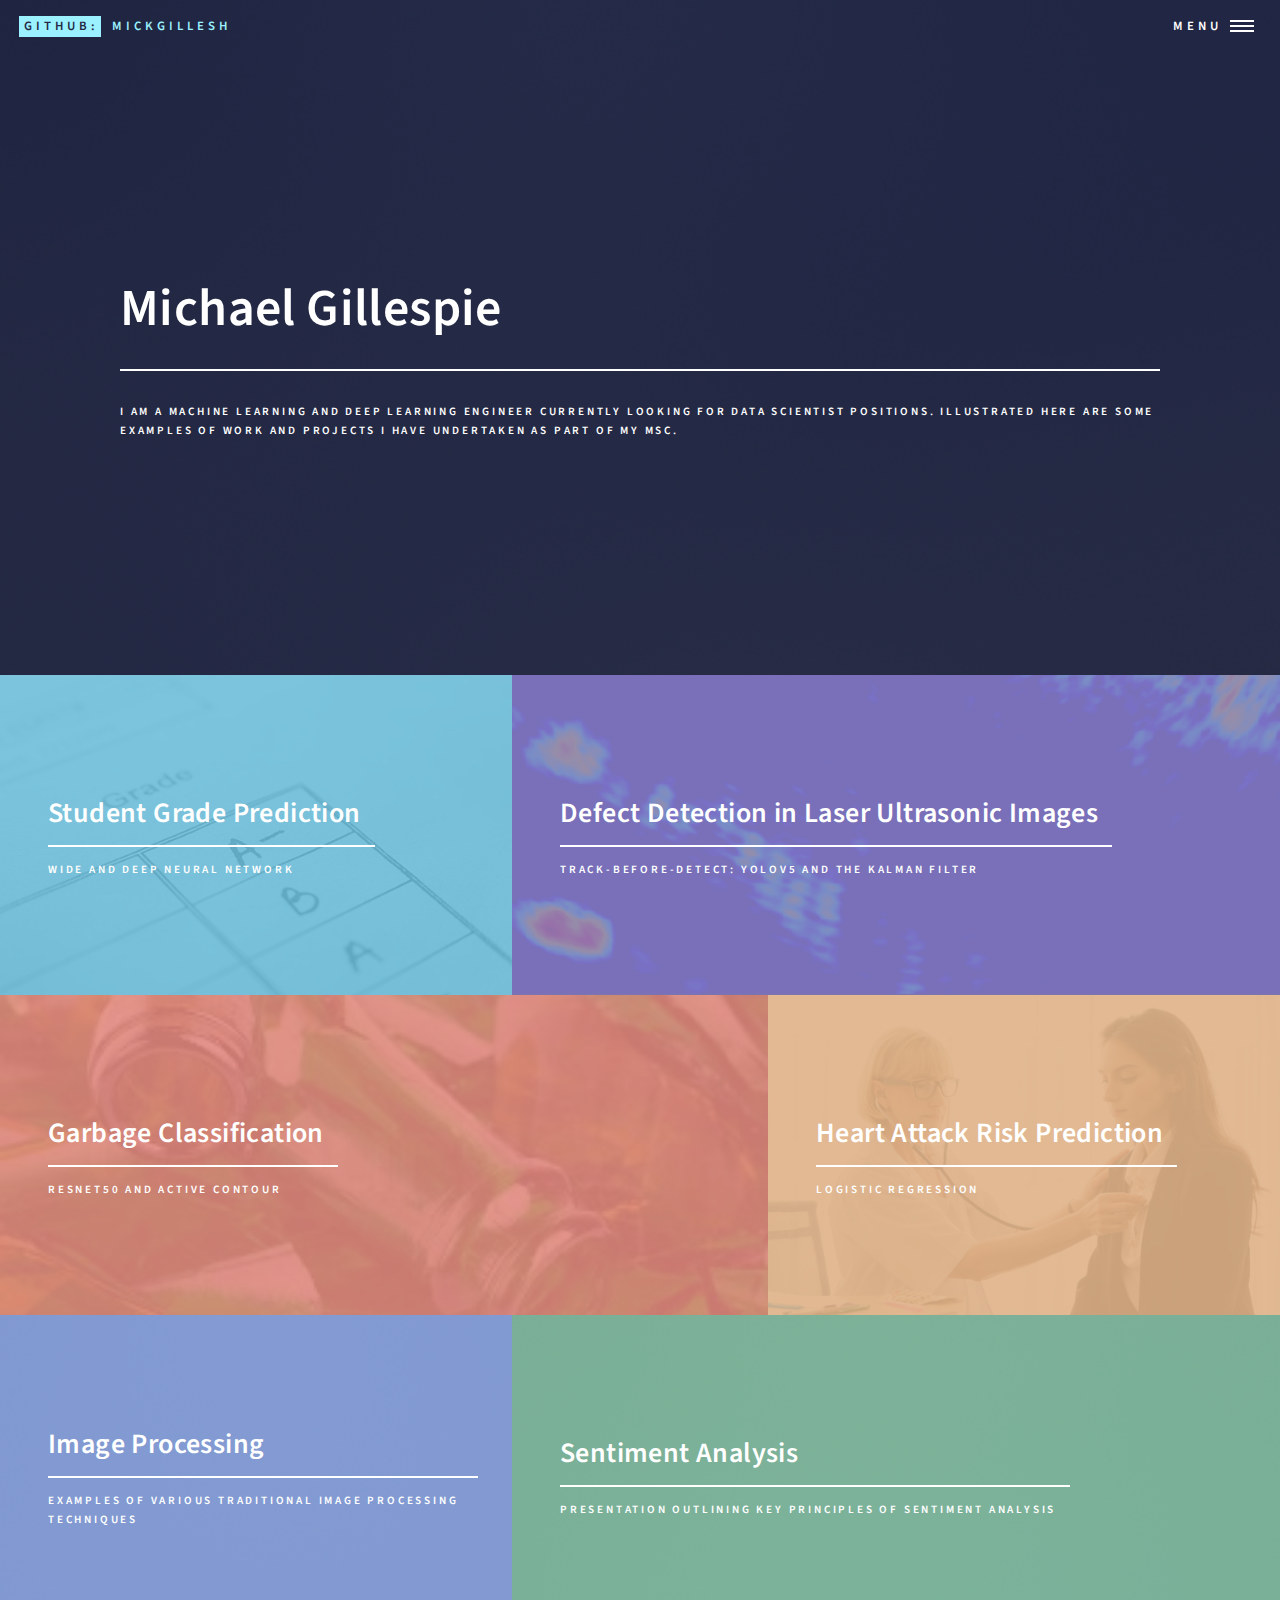
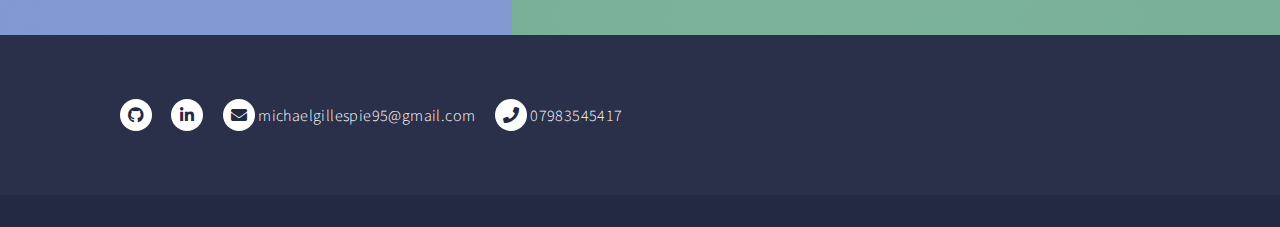
<file: index.html>
<!DOCTYPE HTML>
<!--
	Forty by HTML5 UP
	html5up.net | @ajlkn
	Free for personal and commercial use under the CCA 3.0 license (html5up.net/license)
-->
<html>
	<head>
		<title>Github: Mickgillesh</title>
		<meta charset="utf-8" />
		<meta name="viewport" content="width=device-width, initial-scale=1, user-scalable=no" />
		<link rel="stylesheet" href="assets/css/main.css" />
		<noscript><link rel="stylesheet" href="assets/css/noscript.css" /></noscript>
	</head>
	<body class="is-preload">

		<!-- Wrapper -->
			<div id="wrapper">

				<!-- Header -->
					<header id="header" class="alt">
						<a href="index.html" class="logo"><strong>Github:</strong> <span>Mickgillesh</span></a>
						<nav>
							<a href="#menu">Menu</a>
						</nav>
					</header>

				<!-- Menu -->
					<nav id="menu">
						<ul class="links">
							<li><a href="index.html">Projects</a></li>
							<li><a href="landing.html">Experience</a></li>
							<li><a href="generic.html">Hobbies and Interests</a></li>
						</ul>

					</nav>

				<!-- Banner -->
					<section id="banner" class="major">
						<div class="inner">
							<header class="major">
								<h1>Michael Gillespie</h1>
							</header>
							<div class="content">
								<p>I am a machine learning and deep learning engineer currently looking for data scientist positions. Illustrated here are some examples of work and projects I have undertaken as part of my MSc.</p>
							</div>
						</div>
					</section>

				<!-- Main -->
					<div id="main">

						<!-- One -->
							<section id="one" class="tiles">
								<article>
									<span class="image">
										<img src="images/grades.jpg" alt="" />
									</span>
									<header class="major">
										<h3><a href="https://github.com/mickgillesh/Grade_prediction_Wide_and_Deep" class="link">Student Grade Prediction</a></h3>
										<p>Wide and Deep Neural Network</p>
									</header>
								</article>
								<article>
									<span class="image">
										<img src="images/laser.bmp" alt="" />
									</span>
									<header class="major">
										<h3><a href="https://github.com/mickgillesh/Defect-Detection-Laser-Ultrasonics" class="link">Defect Detection in Laser Ultrasonic Images</a></h3>
										<p>Track-Before-Detect: YOLOv5 and the Kalman Filter</p>
									</header>
								</article>
								<article>
									<span class="image">
										<img src="images/glass.jpg" alt="" />
									</span>
									<header class="major">
										<h3><a href="https://github.com/mickgillesh/Garbage-Classification" class="link">Garbage Classification</a></h3>
										<p>ResNet50 and Active Contour</p>
									</header>
								</article>
								<article>
									<span class="image">
										<img src="images/heart.jpg" alt="" />
									</span>
									<header class="major">
										<h3><a href="https://github.com/mickgillesh/Heart-Disease-Risk-Classifier" class="link">Heart Attack Risk Prediction</a></h3>
										<p>Logistic Regression</p>
									</header>
								</article>
								<article>
									<span class="image">
										<img src="images/pic05.jpg" alt="" />
									</span>
									<header class="major">
										<h3><a href="https://github.com/mickgillesh/Image-processing-techniques" class="link">Image Processing</a></h3>
										<p>Examples of Various Traditional Image Processing Techniques</p>
									</header>
								</article>
								<article>
									<span class="image">
										<img src="images/pic06.jpg" alt="" />
									</span>
									<header class="major">
										<h3><a href="Sentiment.html" class="link">Sentiment Analysis</a></h3>
										<p>Presentation outlining key principles of sentiment analysis</p>
									</header>
								</article>
							</section>

				<!-- Footer -->
					<footer id="footer">
						<div class="inner">
							<ul class="icons">
								<li><a href="https://github.com/mickgillesh" class="icon brands alt fa-github"><span class="label">GitHub</span></a></li>
								<li><a href="https://www.linkedin.com/in/michael-gillespie-491a07117" class="icon brands alt fa-linkedin-in"><span class="label">LinkedIn</span></a></li>
								<li><span class="icon solid alt fa-envelope">  michaelgillespie95@gmail.com</span></li>
								<li><span class="icon solid alt fa-phone">  07983545417</span></li>
							</ul>

						</div>
						<section>
							<div class="contact-method">


							</div>
						</section>
					</footer>

			</div>

		<!-- Scripts -->
			<script src="assets/js/jquery.min.js"></script>
			<script src="assets/js/jquery.scrolly.min.js"></script>
			<script src="assets/js/jquery.scrollex.min.js"></script>
			<script src="assets/js/browser.min.js"></script>
			<script src="assets/js/breakpoints.min.js"></script>
			<script src="assets/js/util.js"></script>
			<script src="assets/js/main.js"></script>

	</body>
</html>
</file>
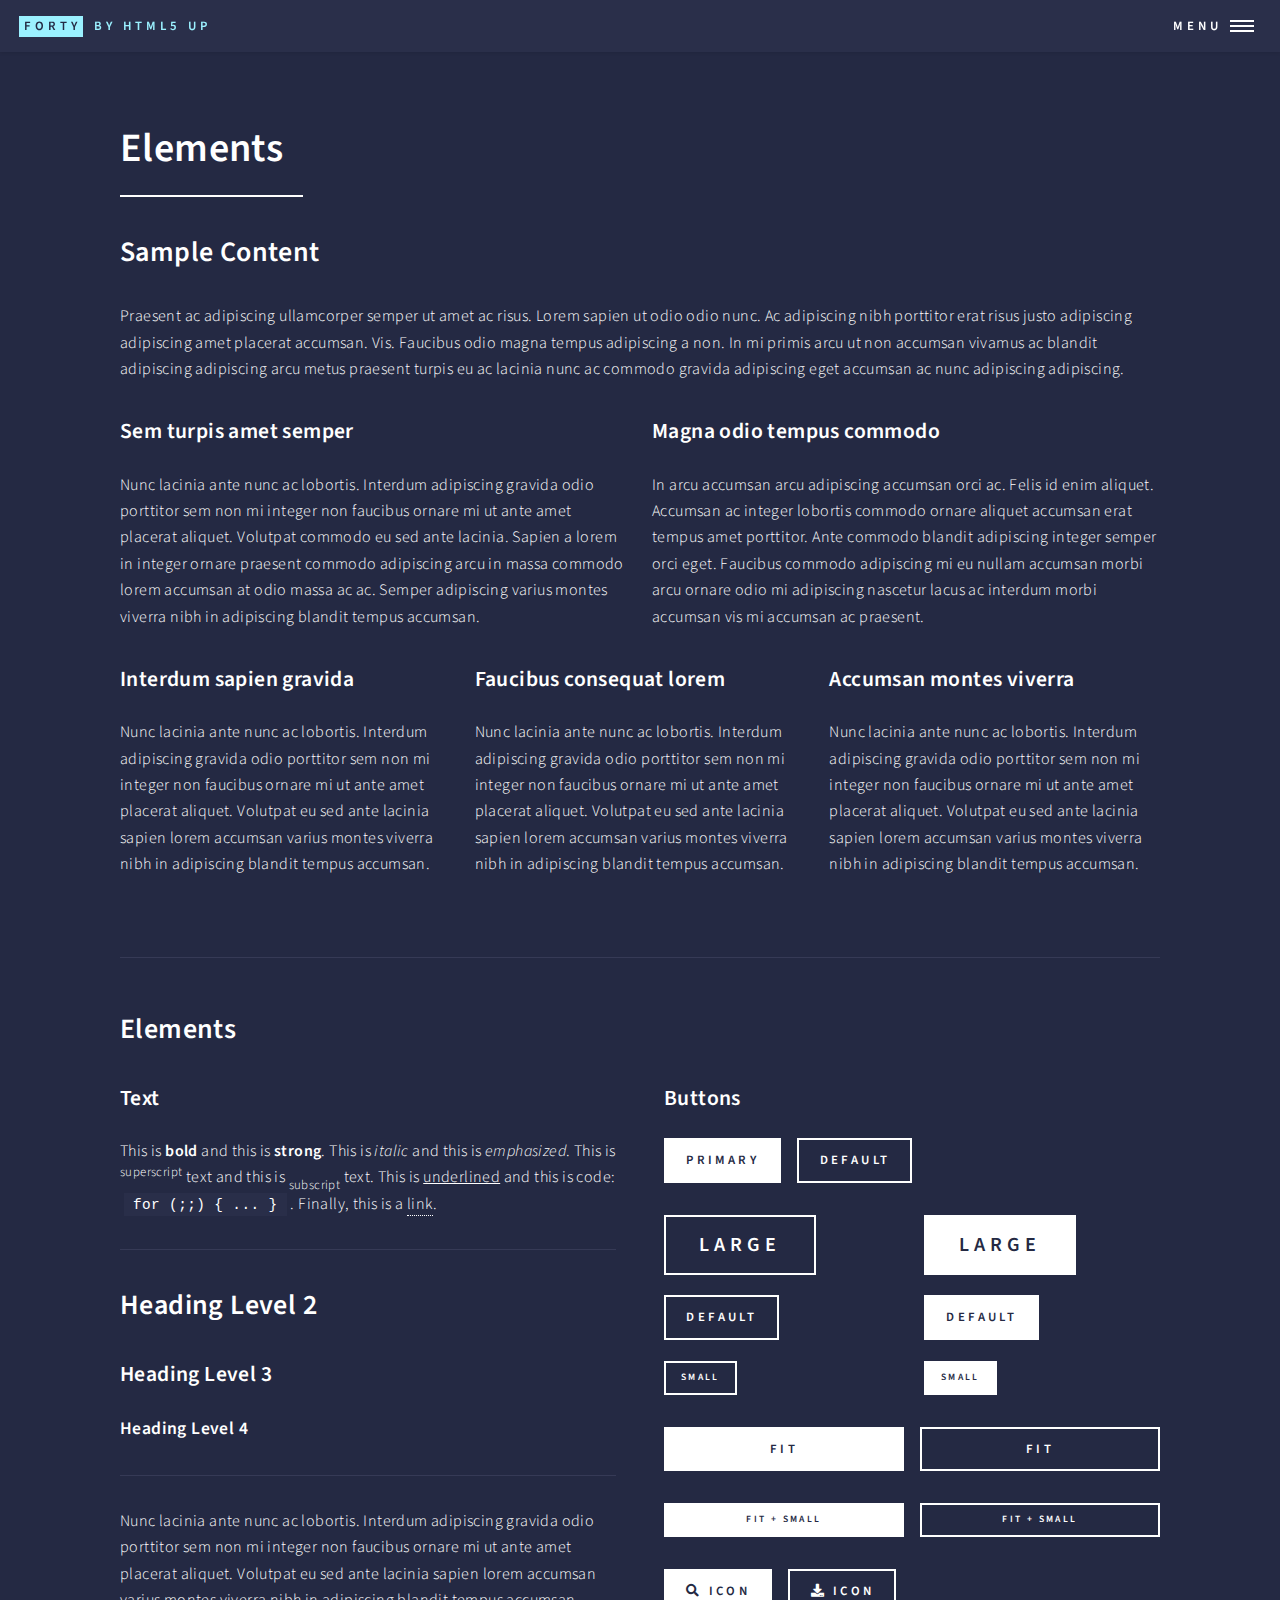
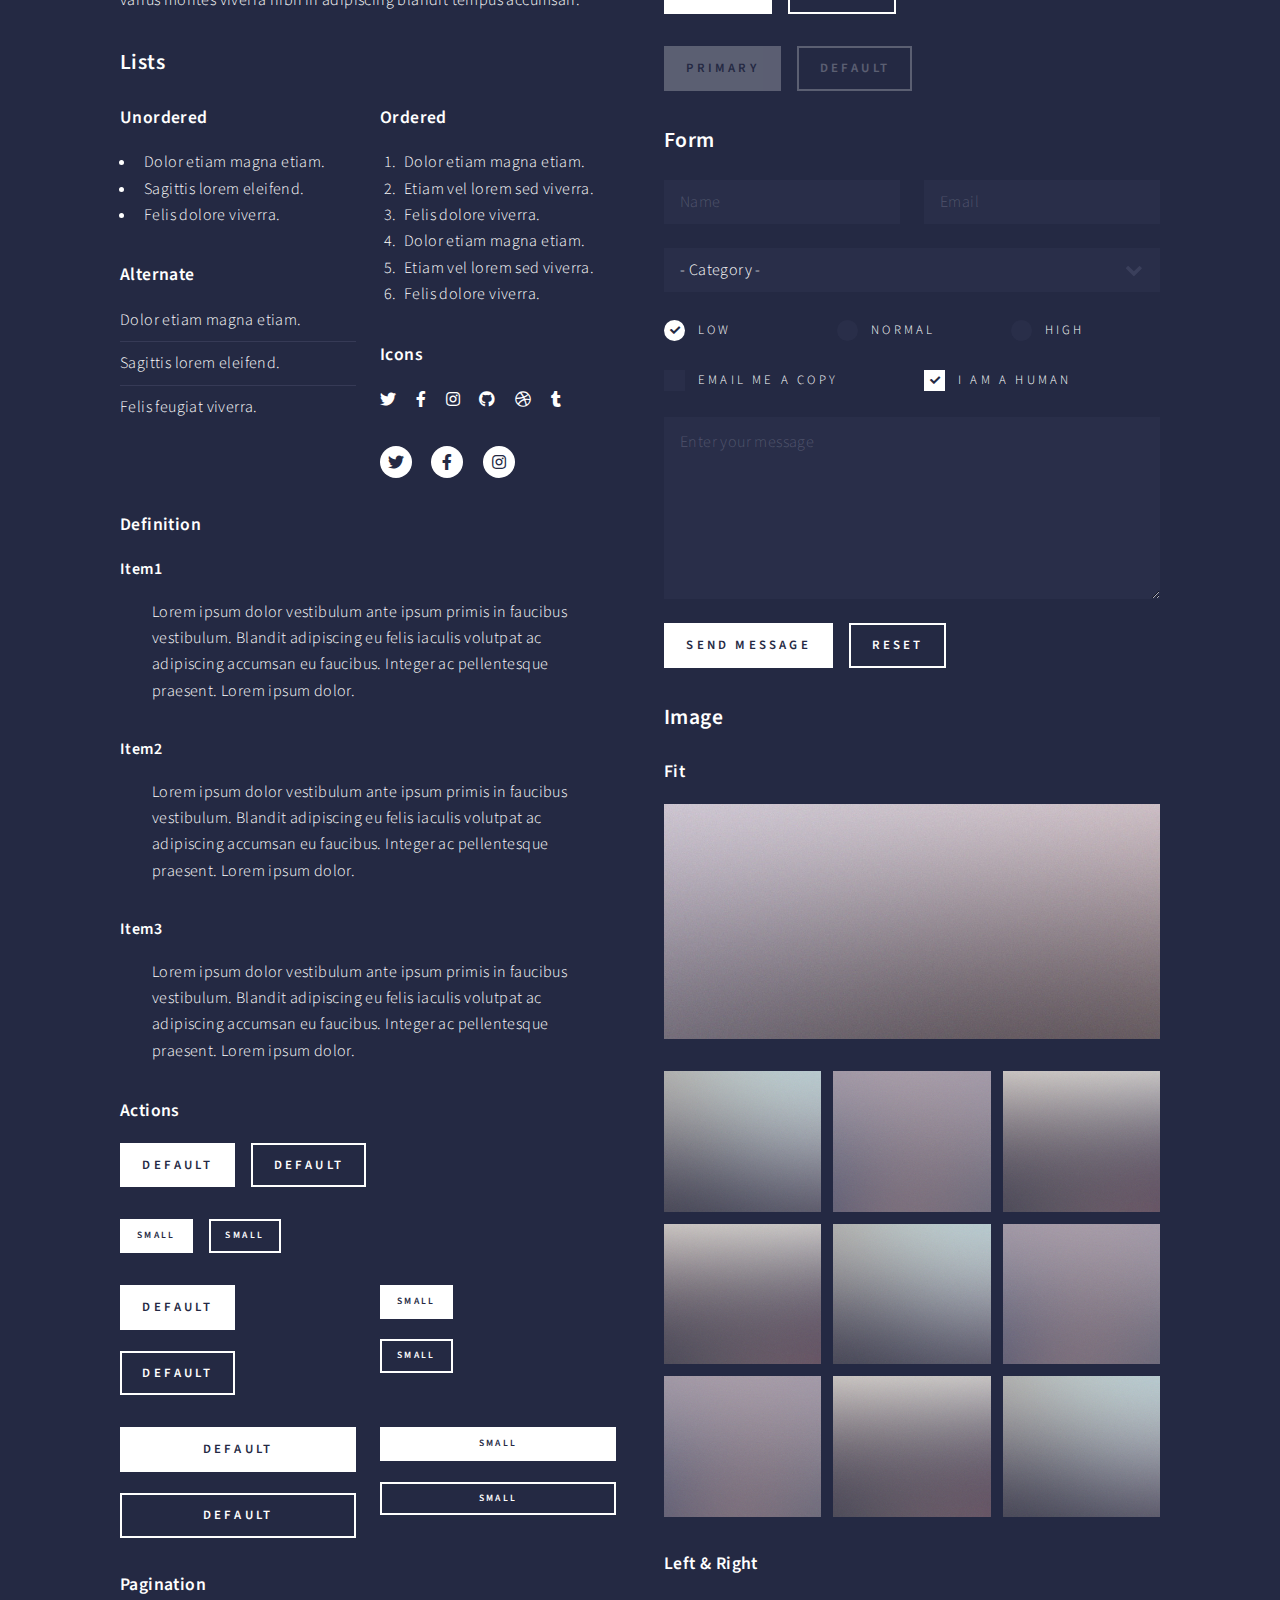
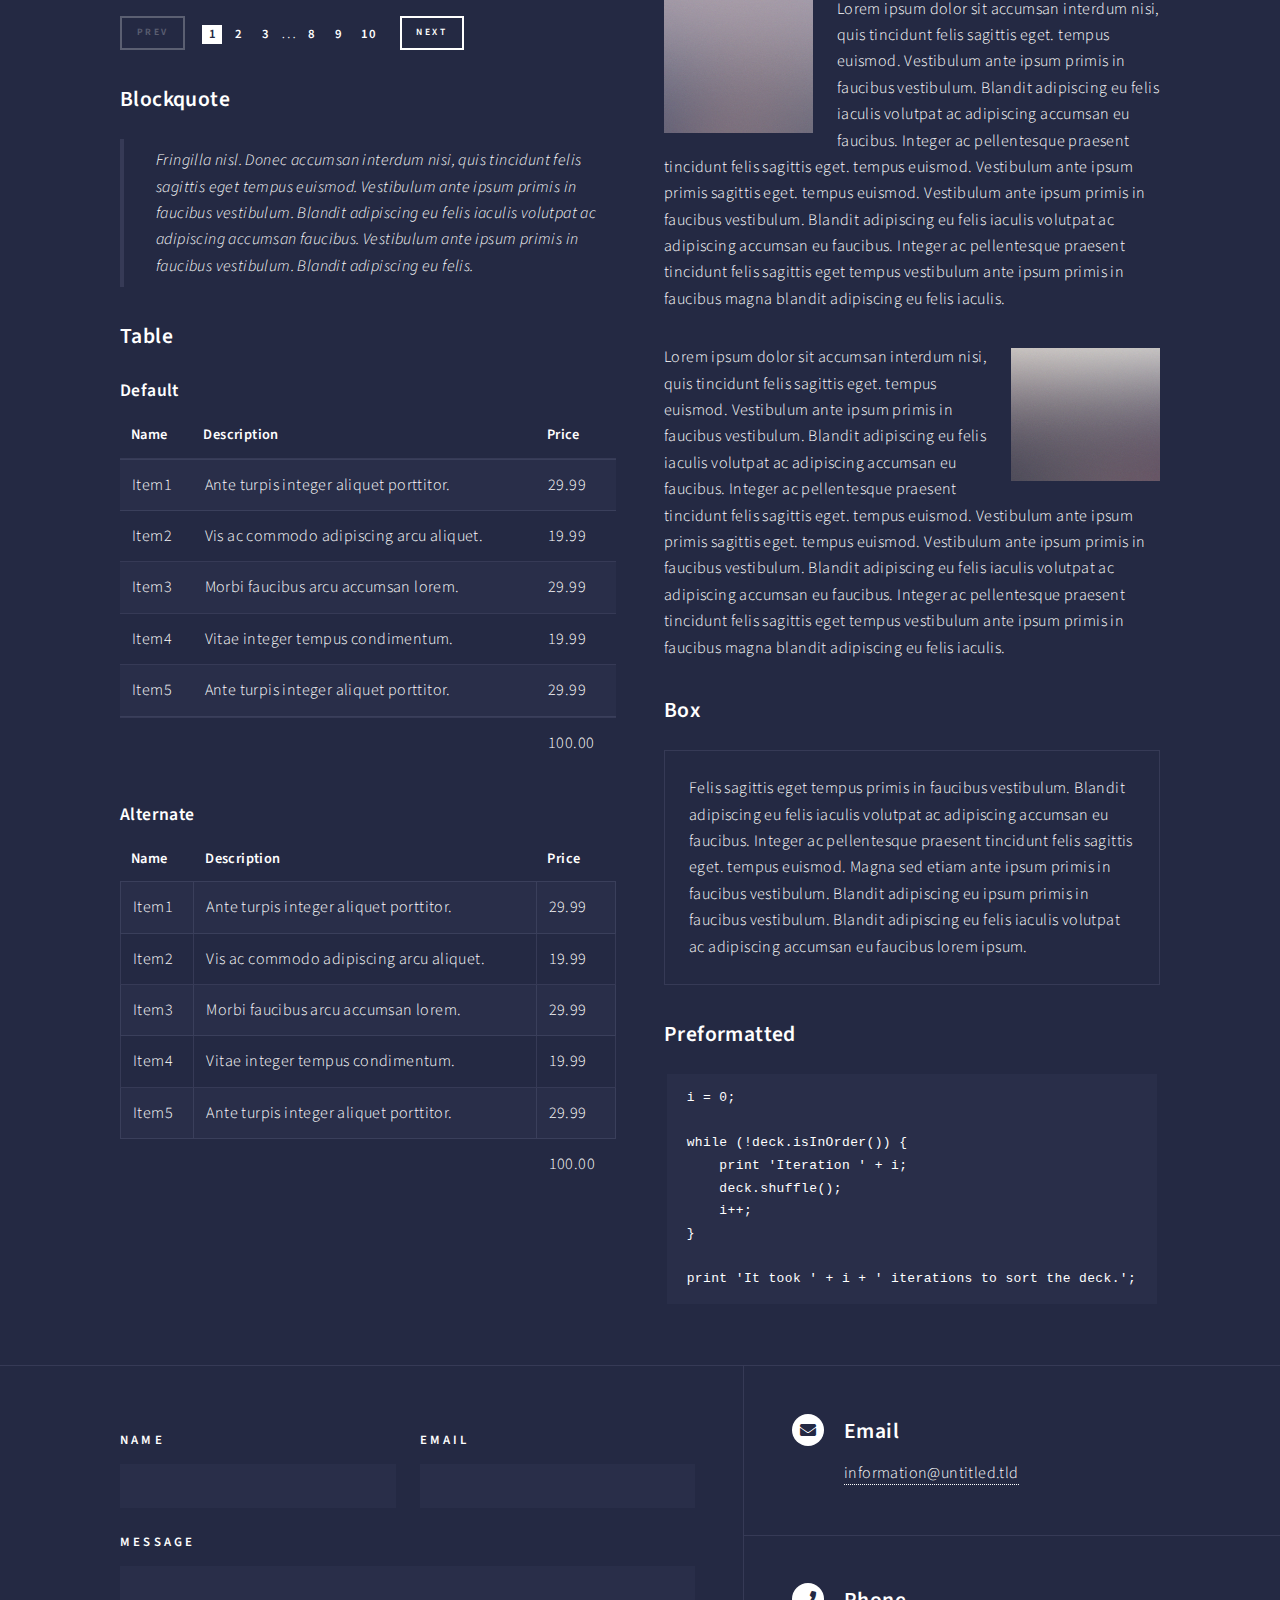
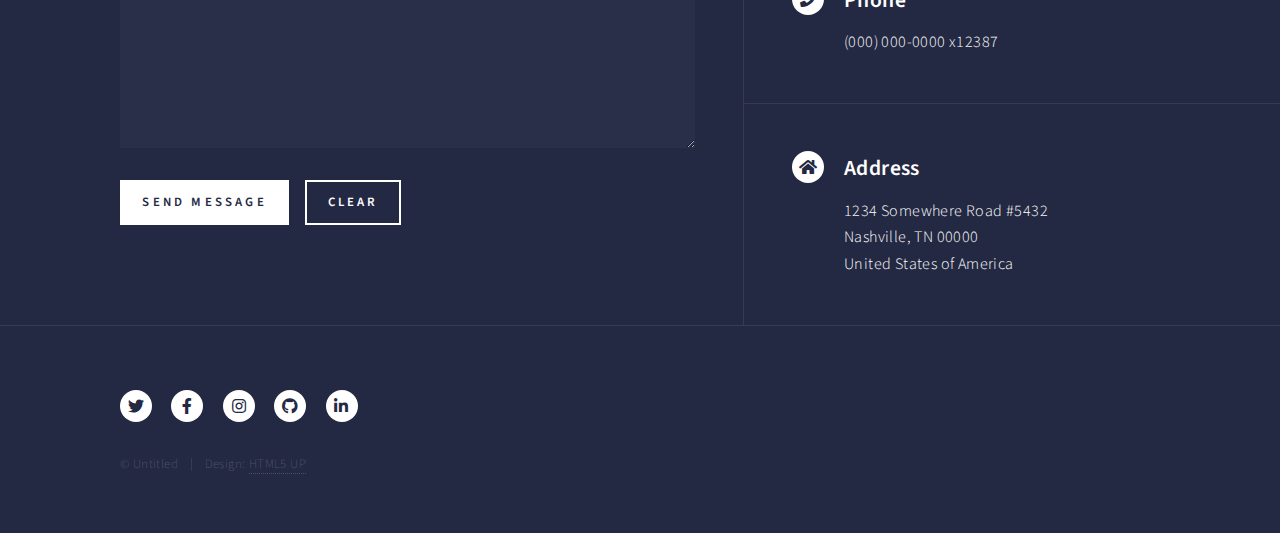
<file: elements.html>
<!DOCTYPE HTML>
<!--
	Forty by HTML5 UP
	html5up.net | @ajlkn
	Free for personal and commercial use under the CCA 3.0 license (html5up.net/license)
-->
<html>
	<head>
		<title>Elements - Forty by HTML5 UP</title>
		<meta charset="utf-8" />
		<meta name="viewport" content="width=device-width, initial-scale=1, user-scalable=no" />
		<link rel="stylesheet" href="assets/css/main.css" />
		<noscript><link rel="stylesheet" href="assets/css/noscript.css" /></noscript>
	</head>
	<body class="is-preload">

		<!-- Wrapper -->
			<div id="wrapper">

				<!-- Header -->
					<header id="header">
						<a href="index.html" class="logo"><strong>Forty</strong> <span>by HTML5 UP</span></a>
						<nav>
							<a href="#menu">Menu</a>
						</nav>
					</header>

				<!-- Menu -->
					<nav id="menu">
						<ul class="links">
							<li><a href="index.html">Projects</a></li>
							<li><a href="landing.html">Experience</a></li>
							<li><a href="generic.html">Hobbies and Interests</a></li>
							<li><a href="elements.html">Elements</a></li>
						</ul>

					</nav>

				<!-- Main -->
					<div id="main" class="alt">

						<!-- One -->
							<section id="one">
								<div class="inner">
									<header class="major">
										<h1>Elements</h1>
									</header>

									<!-- Content -->
										<h2 id="content">Sample Content</h2>
										<p>Praesent ac adipiscing ullamcorper semper ut amet ac risus. Lorem sapien ut odio odio nunc. Ac adipiscing nibh porttitor erat risus justo adipiscing adipiscing amet placerat accumsan. Vis. Faucibus odio magna tempus adipiscing a non. In mi primis arcu ut non accumsan vivamus ac blandit adipiscing adipiscing arcu metus praesent turpis eu ac lacinia nunc ac commodo gravida adipiscing eget accumsan ac nunc adipiscing adipiscing.</p>
										<div class="row">
											<div class="col-6 col-12-small">
												<h3>Sem turpis amet semper</h3>
												<p>Nunc lacinia ante nunc ac lobortis. Interdum adipiscing gravida odio porttitor sem non mi integer non faucibus ornare mi ut ante amet placerat aliquet. Volutpat commodo eu sed ante lacinia. Sapien a lorem in integer ornare praesent commodo adipiscing arcu in massa commodo lorem accumsan at odio massa ac ac. Semper adipiscing varius montes viverra nibh in adipiscing blandit tempus accumsan.</p>
											</div>
											<div class="col-6 col-12-small">
												<h3>Magna odio tempus commodo</h3>
												<p>In arcu accumsan arcu adipiscing accumsan orci ac. Felis id enim aliquet. Accumsan ac integer lobortis commodo ornare aliquet accumsan erat tempus amet porttitor. Ante commodo blandit adipiscing integer semper orci eget. Faucibus commodo adipiscing mi eu nullam accumsan morbi arcu ornare odio mi adipiscing nascetur lacus ac interdum morbi accumsan vis mi accumsan ac praesent.</p>
											</div>
											<!-- Break -->
											<div class="col-4 col-12-medium">
												<h3>Interdum sapien gravida</h3>
												<p>Nunc lacinia ante nunc ac lobortis. Interdum adipiscing gravida odio porttitor sem non mi integer non faucibus ornare mi ut ante amet placerat aliquet. Volutpat eu sed ante lacinia sapien lorem accumsan varius montes viverra nibh in adipiscing blandit tempus accumsan.</p>
											</div>
											<div class="col-4 col-12-medium">
												<h3>Faucibus consequat lorem</h3>
												<p>Nunc lacinia ante nunc ac lobortis. Interdum adipiscing gravida odio porttitor sem non mi integer non faucibus ornare mi ut ante amet placerat aliquet. Volutpat eu sed ante lacinia sapien lorem accumsan varius montes viverra nibh in adipiscing blandit tempus accumsan.</p>
											</div>
											<div class="col-4 col-12-medium">
												<h3>Accumsan montes viverra</h3>
												<p>Nunc lacinia ante nunc ac lobortis. Interdum adipiscing gravida odio porttitor sem non mi integer non faucibus ornare mi ut ante amet placerat aliquet. Volutpat eu sed ante lacinia sapien lorem accumsan varius montes viverra nibh in adipiscing blandit tempus accumsan.</p>
											</div>
										</div>

									<hr class="major" />

									<!-- Elements -->
										<h2 id="elements">Elements</h2>
										<div class="row gtr-200">
											<div class="col-6 col-12-medium">

												<!-- Text stuff -->
													<h3>Text</h3>
													<p>This is <b>bold</b> and this is <strong>strong</strong>. This is <i>italic</i> and this is <em>emphasized</em>.
													This is <sup>superscript</sup> text and this is <sub>subscript</sub> text.
													This is <u>underlined</u> and this is code: <code>for (;;) { ... }</code>.
													Finally, this is a <a href="#">link</a>.</p>
													<hr />
													<h2>Heading Level 2</h2>
													<h3>Heading Level 3</h3>
													<h4>Heading Level 4</h4>
													<hr />
													<p>Nunc lacinia ante nunc ac lobortis. Interdum adipiscing gravida odio porttitor sem non mi integer non faucibus ornare mi ut ante amet placerat aliquet. Volutpat eu sed ante lacinia sapien lorem accumsan varius montes viverra nibh in adipiscing blandit tempus accumsan.</p>

												<!-- Lists -->
													<h3>Lists</h3>
													<div class="row">
														<div class="col-6 col-12-small">

															<h4>Unordered</h4>
															<ul>
																<li>Dolor etiam magna etiam.</li>
																<li>Sagittis lorem eleifend.</li>
																<li>Felis dolore viverra.</li>
															</ul>

															<h4>Alternate</h4>
															<ul class="alt">
																<li>Dolor etiam magna etiam.</li>
																<li>Sagittis lorem eleifend.</li>
																<li>Felis feugiat viverra.</li>
															</ul>

														</div>
														<div class="col-6 col-12-small">

															<h4>Ordered</h4>
															<ol>
																<li>Dolor etiam magna etiam.</li>
																<li>Etiam vel lorem sed viverra.</li>
																<li>Felis dolore viverra.</li>
																<li>Dolor etiam magna etiam.</li>
																<li>Etiam vel lorem sed viverra.</li>
																<li>Felis dolore viverra.</li>
															</ol>

															<h4>Icons</h4>
															<ul class="icons">
																<li><a href="#" class="icon brands fa-twitter"><span class="label">Twitter</span></a></li>
																<li><a href="#" class="icon brands fa-facebook-f"><span class="label">Facebook</span></a></li>
																<li><a href="#" class="icon brands fa-instagram"><span class="label">Instagram</span></a></li>
																<li><a href="#" class="icon brands fa-github"><span class="label">Github</span></a></li>
																<li><a href="#" class="icon brands fa-dribbble"><span class="label">Dribbble</span></a></li>
																<li><a href="#" class="icon brands fa-tumblr"><span class="label">Tumblr</span></a></li>
															</ul>
															<ul class="icons">
																<li><a href="#" class="icon brands alt fa-twitter"><span class="label">Twitter</span></a></li>
																<li><a href="#" class="icon brands alt fa-facebook-f"><span class="label">Facebook</span></a></li>
																<li><a href="#" class="icon brands alt fa-instagram"><span class="label">Instagram</span></a></li>
															</ul>

														</div>
													</div>
													<h4>Definition</h4>
													<dl>
														<dt>Item1</dt>
														<dd>
															<p>Lorem ipsum dolor vestibulum ante ipsum primis in faucibus vestibulum. Blandit adipiscing eu felis iaculis volutpat ac adipiscing accumsan eu faucibus. Integer ac pellentesque praesent. Lorem ipsum dolor.</p>
														</dd>
														<dt>Item2</dt>
														<dd>
															<p>Lorem ipsum dolor vestibulum ante ipsum primis in faucibus vestibulum. Blandit adipiscing eu felis iaculis volutpat ac adipiscing accumsan eu faucibus. Integer ac pellentesque praesent. Lorem ipsum dolor.</p>
														</dd>
														<dt>Item3</dt>
														<dd>
															<p>Lorem ipsum dolor vestibulum ante ipsum primis in faucibus vestibulum. Blandit adipiscing eu felis iaculis volutpat ac adipiscing accumsan eu faucibus. Integer ac pellentesque praesent. Lorem ipsum dolor.</p>
														</dd>
													</dl>

													<h4>Actions</h4>
													<ul class="actions">
														<li><a href="#" class="button primary">Default</a></li>
														<li><a href="#" class="button">Default</a></li>
													</ul>
													<ul class="actions small">
														<li><a href="#" class="button primary small">Small</a></li>
														<li><a href="#" class="button small">Small</a></li>
													</ul>
													<div class="row">
														<div class="col-6 col-12-small">
															<ul class="actions stacked">
																<li><a href="#" class="button primary">Default</a></li>
																<li><a href="#" class="button">Default</a></li>
															</ul>
														</div>
														<div class="col-6 col-12-small">
															<ul class="actions stacked">
																<li><a href="#" class="button primary small">Small</a></li>
																<li><a href="#" class="button small">Small</a></li>
															</ul>
														</div>
														<div class="col-6 col-12-small">
															<ul class="actions stacked">
																<li><a href="#" class="button primary fit">Default</a></li>
																<li><a href="#" class="button fit">Default</a></li>
															</ul>
														</div>
														<div class="col-6 col-12-small">
															<ul class="actions stacked">
																<li><a href="#" class="button primary small fit">Small</a></li>
																<li><a href="#" class="button small fit">Small</a></li>
															</ul>
														</div>
													</div>

													<h4>Pagination</h4>
													<ul class="pagination">
														<li><span class="button small disabled">Prev</span></li>
														<li><a href="#" class="page active">1</a></li>
														<li><a href="#" class="page">2</a></li>
														<li><a href="#" class="page">3</a></li>
														<li><span>&hellip;</span></li>
														<li><a href="#" class="page">8</a></li>
														<li><a href="#" class="page">9</a></li>
														<li><a href="#" class="page">10</a></li>
														<li><a href="#" class="button small">Next</a></li>
													</ul>

												<!-- Blockquote -->
													<h3>Blockquote</h3>
													<blockquote>Fringilla nisl. Donec accumsan interdum nisi, quis tincidunt felis sagittis eget tempus euismod. Vestibulum ante ipsum primis in faucibus vestibulum. Blandit adipiscing eu felis iaculis volutpat ac adipiscing accumsan faucibus. Vestibulum ante ipsum primis in faucibus vestibulum. Blandit adipiscing eu felis.</blockquote>

												<!-- Table -->
													<h3>Table</h3>

													<h4>Default</h4>
													<div class="table-wrapper">
														<table>
															<thead>
																<tr>
																	<th>Name</th>
																	<th>Description</th>
																	<th>Price</th>
																</tr>
															</thead>
															<tbody>
																<tr>
																	<td>Item1</td>
																	<td>Ante turpis integer aliquet porttitor.</td>
																	<td>29.99</td>
																</tr>
																<tr>
																	<td>Item2</td>
																	<td>Vis ac commodo adipiscing arcu aliquet.</td>
																	<td>19.99</td>
																</tr>
																<tr>
																	<td>Item3</td>
																	<td> Morbi faucibus arcu accumsan lorem.</td>
																	<td>29.99</td>
																</tr>
																<tr>
																	<td>Item4</td>
																	<td>Vitae integer tempus condimentum.</td>
																	<td>19.99</td>
																</tr>
																<tr>
																	<td>Item5</td>
																	<td>Ante turpis integer aliquet porttitor.</td>
																	<td>29.99</td>
																</tr>
															</tbody>
															<tfoot>
																<tr>
																	<td colspan="2"></td>
																	<td>100.00</td>
																</tr>
															</tfoot>
														</table>
													</div>

													<h4>Alternate</h4>
													<div class="table-wrapper">
														<table class="alt">
															<thead>
																<tr>
																	<th>Name</th>
																	<th>Description</th>
																	<th>Price</th>
																</tr>
															</thead>
															<tbody>
																<tr>
																	<td>Item1</td>
																	<td>Ante turpis integer aliquet porttitor.</td>
																	<td>29.99</td>
																</tr>
																<tr>
																	<td>Item2</td>
																	<td>Vis ac commodo adipiscing arcu aliquet.</td>
																	<td>19.99</td>
																</tr>
																<tr>
																	<td>Item3</td>
																	<td> Morbi faucibus arcu accumsan lorem.</td>
																	<td>29.99</td>
																</tr>
																<tr>
																	<td>Item4</td>
																	<td>Vitae integer tempus condimentum.</td>
																	<td>19.99</td>
																</tr>
																<tr>
																	<td>Item5</td>
																	<td>Ante turpis integer aliquet porttitor.</td>
																	<td>29.99</td>
																</tr>
															</tbody>
															<tfoot>
																<tr>
																	<td colspan="2"></td>
																	<td>100.00</td>
																</tr>
															</tfoot>
														</table>
													</div>

											</div>
											<div class="col-6 col-12-medium">

												<!-- Buttons -->
													<h3>Buttons</h3>
													<ul class="actions">
														<li><a href="#" class="button primary">Primary</a></li>
														<li><a href="#" class="button">Default</a></li>
													</ul>
													<div class="row">
														<div class="col-6 col-12-xsmall">
															<ul class="actions stacked">
																<li><a href="#" class="button large">Large</a></li>
																<li><a href="#" class="button">Default</a></li>
																<li><a href="#" class="button small">Small</a></li>
															</ul>
														</div>
														<div class="col-6 col-12-xsmall">
															<ul class="actions stacked">
																<li><a href="#" class="button primary large">Large</a></li>
																<li><a href="#" class="button primary">Default</a></li>
																<li><a href="#" class="button primary small">Small</a></li>
															</ul>
														</div>
													</div>
													<ul class="actions fit">
														<li><a href="#" class="button primary fit">Fit</a></li>
														<li><a href="#" class="button fit">Fit</a></li>
													</ul>
													<ul class="actions fit small">
														<li><a href="#" class="button primary fit small">Fit + Small</a></li>
														<li><a href="#" class="button fit small">Fit + Small</a></li>
													</ul>
													<ul class="actions">
														<li><a href="#" class="button primary icon solid fa-search">Icon</a></li>
														<li><a href="#" class="button icon solid fa-download">Icon</a></li>
													</ul>
													<ul class="actions">
														<li><span class="button primary disabled">Primary</span></li>
														<li><span class="button disabled">Default</span></li>
													</ul>

												<!-- Form -->
													<h3>Form</h3>

													<form method="post" action="#">
														<div class="row gtr-uniform">
															<div class="col-6 col-12-xsmall">
																<input type="text" name="demo-name" id="demo-name" value="" placeholder="Name" />
															</div>
															<div class="col-6 col-12-xsmall">
																<input type="email" name="demo-email" id="demo-email" value="" placeholder="Email" />
															</div>
															<!-- Break -->
															<div class="col-12">
																<select name="demo-category" id="demo-category">
																	<option value="">- Category -</option>
																	<option value="1">Manufacturing</option>
																	<option value="1">Shipping</option>
																	<option value="1">Administration</option>
																	<option value="1">Human Resources</option>
																</select>
															</div>
															<!-- Break -->
															<div class="col-4 col-12-small">
																<input type="radio" id="demo-priority-low" name="demo-priority" checked>
																<label for="demo-priority-low">Low</label>
															</div>
															<div class="col-4 col-12-small">
																<input type="radio" id="demo-priority-normal" name="demo-priority">
																<label for="demo-priority-normal">Normal</label>
															</div>
															<div class="col-4 col-12-small">
																<input type="radio" id="demo-priority-high" name="demo-priority">
																<label for="demo-priority-high">High</label>
															</div>
															<!-- Break -->
															<div class="col-6 col-12-small">
																<input type="checkbox" id="demo-copy" name="demo-copy">
																<label for="demo-copy">Email me a copy</label>
															</div>
															<div class="col-6 col-12-small">
																<input type="checkbox" id="demo-human" name="demo-human" checked>
																<label for="demo-human">I am a human</label>
															</div>
															<!-- Break -->
															<div class="col-12">
																<textarea name="demo-message" id="demo-message" placeholder="Enter your message" rows="6"></textarea>
															</div>
															<!-- Break -->
															<div class="col-12">
																<ul class="actions">
																	<li><input type="submit" value="Send Message" class="primary" /></li>
																	<li><input type="reset" value="Reset" /></li>
																</ul>
															</div>
														</div>
													</form>

												<!-- Image -->
													<h3>Image</h3>

													<h4>Fit</h4>
													<span class="image fit"><img src="images/pic03.jpg" alt="" /></span>
													<div class="box alt">
														<div class="row gtr-50 gtr-uniform">
															<div class="col-4"><span class="image fit"><img src="images/pic08.jpg" alt="" /></span></div>
															<div class="col-4"><span class="image fit"><img src="images/pic09.jpg" alt="" /></span></div>
															<div class="col-4"><span class="image fit"><img src="images/pic10.jpg" alt="" /></span></div>
															<!-- Break -->
															<div class="col-4"><span class="image fit"><img src="images/pic10.jpg" alt="" /></span></div>
															<div class="col-4"><span class="image fit"><img src="images/pic08.jpg" alt="" /></span></div>
															<div class="col-4"><span class="image fit"><img src="images/pic09.jpg" alt="" /></span></div>
															<!-- Break -->
															<div class="col-4"><span class="image fit"><img src="images/pic09.jpg" alt="" /></span></div>
															<div class="col-4"><span class="image fit"><img src="images/pic10.jpg" alt="" /></span></div>
															<div class="col-4"><span class="image fit"><img src="images/pic08.jpg" alt="" /></span></div>
														</div>
													</div>

													<h4>Left &amp; Right</h4>
													<p><span class="image left"><img src="images/pic09.jpg" alt="" /></span>Lorem ipsum dolor sit accumsan interdum nisi, quis tincidunt felis sagittis eget. tempus euismod. Vestibulum ante ipsum primis in faucibus vestibulum. Blandit adipiscing eu felis iaculis volutpat ac adipiscing accumsan eu faucibus. Integer ac pellentesque praesent tincidunt felis sagittis eget. tempus euismod. Vestibulum ante ipsum primis sagittis eget. tempus euismod. Vestibulum ante ipsum primis in faucibus vestibulum. Blandit adipiscing eu felis iaculis volutpat ac adipiscing accumsan eu faucibus. Integer ac pellentesque praesent tincidunt felis sagittis eget tempus vestibulum ante ipsum primis in faucibus magna blandit adipiscing eu felis iaculis.</p>
													<p><span class="image right"><img src="images/pic10.jpg" alt="" /></span>Lorem ipsum dolor sit accumsan interdum nisi, quis tincidunt felis sagittis eget. tempus euismod. Vestibulum ante ipsum primis in faucibus vestibulum. Blandit adipiscing eu felis iaculis volutpat ac adipiscing accumsan eu faucibus. Integer ac pellentesque praesent tincidunt felis sagittis eget. tempus euismod. Vestibulum ante ipsum primis sagittis eget. tempus euismod. Vestibulum ante ipsum primis in faucibus vestibulum. Blandit adipiscing eu felis iaculis volutpat ac adipiscing accumsan eu faucibus. Integer ac pellentesque praesent tincidunt felis sagittis eget tempus vestibulum ante ipsum primis in faucibus magna blandit adipiscing eu felis iaculis.</p>

												<!-- Box -->
													<h3>Box</h3>
													<div class="box">
														<p>Felis sagittis eget tempus primis in faucibus vestibulum. Blandit adipiscing eu felis iaculis volutpat ac adipiscing accumsan eu faucibus. Integer ac pellentesque praesent tincidunt felis sagittis eget. tempus euismod. Magna sed etiam ante ipsum primis in faucibus vestibulum. Blandit adipiscing eu ipsum primis in faucibus vestibulum. Blandit adipiscing eu felis iaculis volutpat ac adipiscing accumsan eu faucibus lorem ipsum.</p>
													</div>

												<!-- Preformatted Code -->
													<h3>Preformatted</h3>
													<pre><code>i = 0;

while (!deck.isInOrder()) {
    print 'Iteration ' + i;
    deck.shuffle();
    i++;
}

print 'It took ' + i + ' iterations to sort the deck.';
</code></pre>

											</div>
										</div>

								</div>
							</section>

					</div>

				<!-- Contact -->
					<section id="contact">
						<div class="inner">
							<section>
								<form method="post" action="#">
									<div class="fields">
										<div class="field half">
											<label for="name">Name</label>
											<input type="text" name="name" id="name" />
										</div>
										<div class="field half">
											<label for="email">Email</label>
											<input type="text" name="email" id="email" />
										</div>
										<div class="field">
											<label for="message">Message</label>
											<textarea name="message" id="message" rows="6"></textarea>
										</div>
									</div>
									<ul class="actions">
										<li><input type="submit" value="Send Message" class="primary" /></li>
										<li><input type="reset" value="Clear" /></li>
									</ul>
								</form>
							</section>
							<section class="split">
								<section>
									<div class="contact-method">
										<span class="icon solid alt fa-envelope"></span>
										<h3>Email</h3>
										<a href="#">information@untitled.tld</a>
									</div>
								</section>
								<section>
									<div class="contact-method">
										<span class="icon solid alt fa-phone"></span>
										<h3>Phone</h3>
										<span>(000) 000-0000 x12387</span>
									</div>
								</section>
								<section>
									<div class="contact-method">
										<span class="icon solid alt fa-home"></span>
										<h3>Address</h3>
										<span>1234 Somewhere Road #5432<br />
										Nashville, TN 00000<br />
										United States of America</span>
									</div>
								</section>
							</section>
						</div>
					</section>

				<!-- Footer -->
					<footer id="footer">
						<div class="inner">
							<ul class="icons">
								<li><a href="#" class="icon brands alt fa-twitter"><span class="label">Twitter</span></a></li>
								<li><a href="#" class="icon brands alt fa-facebook-f"><span class="label">Facebook</span></a></li>
								<li><a href="#" class="icon brands alt fa-instagram"><span class="label">Instagram</span></a></li>
								<li><a href="#" class="icon brands alt fa-github"><span class="label">GitHub</span></a></li>
								<li><a href="#" class="icon brands alt fa-linkedin-in"><span class="label">LinkedIn</span></a></li>
							</ul>
							<ul class="copyright">
								<li>&copy; Untitled</li><li>Design: <a href="https://html5up.net">HTML5 UP</a></li>
							</ul>
						</div>
					</footer>

			</div>

		<!-- Scripts -->
			<script src="assets/js/jquery.min.js"></script>
			<script src="assets/js/jquery.scrolly.min.js"></script>
			<script src="assets/js/jquery.scrollex.min.js"></script>
			<script src="assets/js/browser.min.js"></script>
			<script src="assets/js/breakpoints.min.js"></script>
			<script src="assets/js/util.js"></script>
			<script src="assets/js/main.js"></script>

	</body>
</html>
</file>
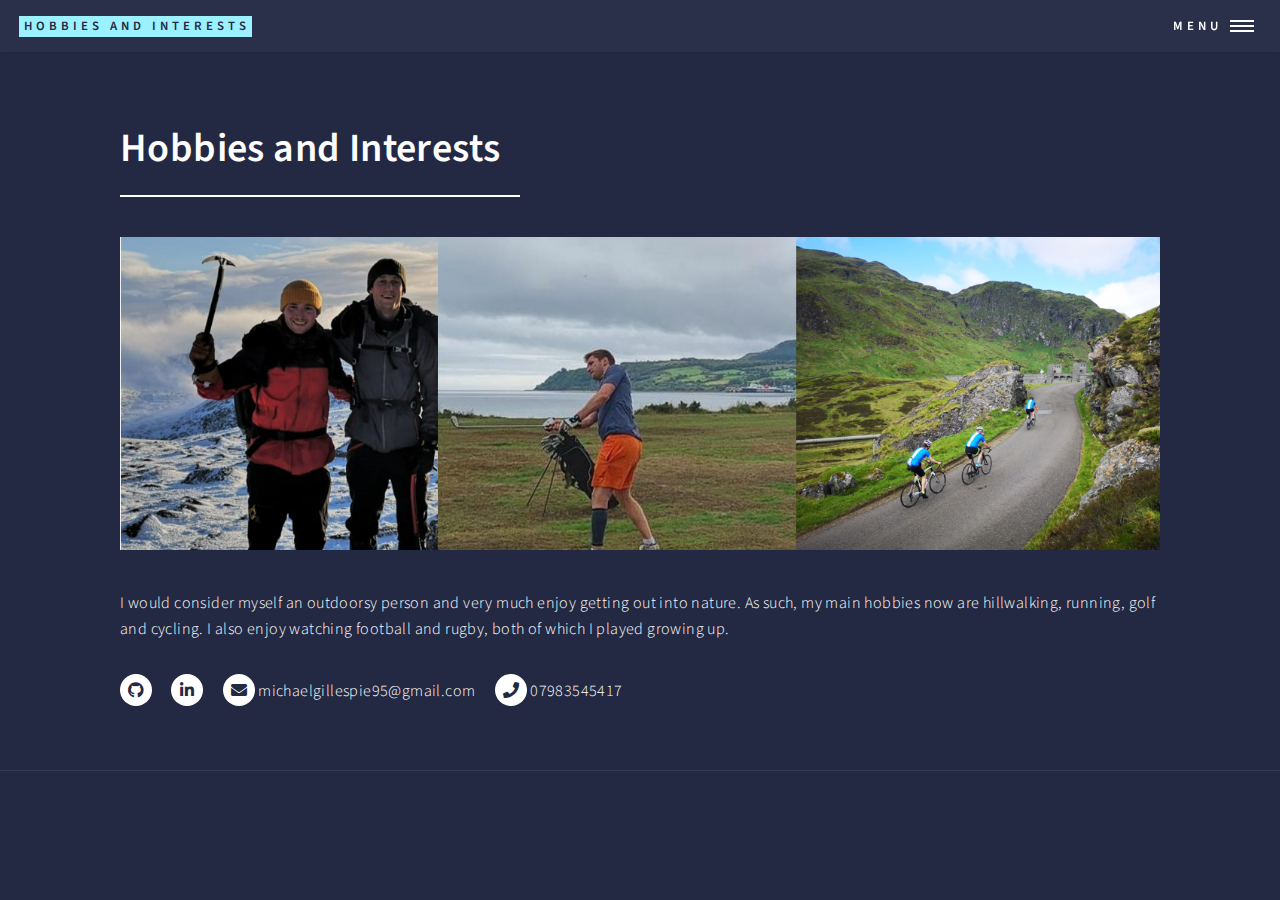
<file: generic.html>
<!DOCTYPE HTML>
<!--
	Forty by HTML5 UP
	html5up.net | @ajlkn
	Free for personal and commercial use under the CCA 3.0 license (html5up.net/license)
-->
<html>
	<head>
		<title>Generic - Forty by HTML5 UP</title>
		<meta charset="utf-8" />
		<meta name="viewport" content="width=device-width, initial-scale=1, user-scalable=no" />
		<link rel="stylesheet" href="assets/css/main.css" />
		<noscript><link rel="stylesheet" href="assets/css/noscript.css" /></noscript>
	</head>
	<body class="is-preload">

		<!-- Wrapper -->
			<div id="wrapper">

				<!-- Header -->
					<header id="header">
						<a href="index.html" class="logo"><strong>Hobbies and Interests</strong> <span></span></a>
						<nav>
							<a href="#menu">Menu</a>
						</nav>
					</header>

				<!-- Menu -->
					<nav id="menu">
						<ul class="links">
							<li><a href="index.html">Projects</a></li>
							<li><a href="landing.html">Experience</a></li>
							<li><a href="generic.html">Hobbies and Interests</a></li>
						</ul>

					</nav>

				<!-- Main -->
					<div id="main" class="alt">

						<!-- One -->
							<section id="one">
								<div class="inner">
									<header class="major">
										<h1>Hobbies and Interests</h1>
									</header>
									<span class="image main"><img src="images/hobbies.PNG" alt="" /></span>
									<p>I would consider myself an outdoorsy person and very much enjoy getting out into nature. As such, my main hobbies now are hillwalking, running, golf and cycling. I also enjoy watching football and rugby, both of which I played growing up. </p>
				<!-- Footer -->
				<footer id="footer">
					<div class="inner">
						<ul class="icons">
							<li><a href="https://github.com/mickgillesh" class="icon brands alt fa-github"><span class="label">GitHub</span></a></li>
							<li><a href="https://www.linkedin.com/in/michael-gillespie-491a07117" class="icon brands alt fa-linkedin-in"><span class="label">LinkedIn</span></a></li>
							<li><span class="icon solid alt fa-envelope">  michaelgillespie95@gmail.com</span></li>
							<li><span class="icon solid alt fa-phone">  07983545417</span></li>
						</ul>

					</div>
					<section>
						<div class="contact-method">


						</div>
					</section>
				</footer>

		</div>

	<!-- Scripts -->
		<script src="assets/js/jquery.min.js"></script>
		<script src="assets/js/jquery.scrolly.min.js"></script>
		<script src="assets/js/jquery.scrollex.min.js"></script>
		<script src="assets/js/browser.min.js"></script>
		<script src="assets/js/breakpoints.min.js"></script>
		<script src="assets/js/util.js"></script>
		<script src="assets/js/main.js"></script>

</body>
</html>
</file>
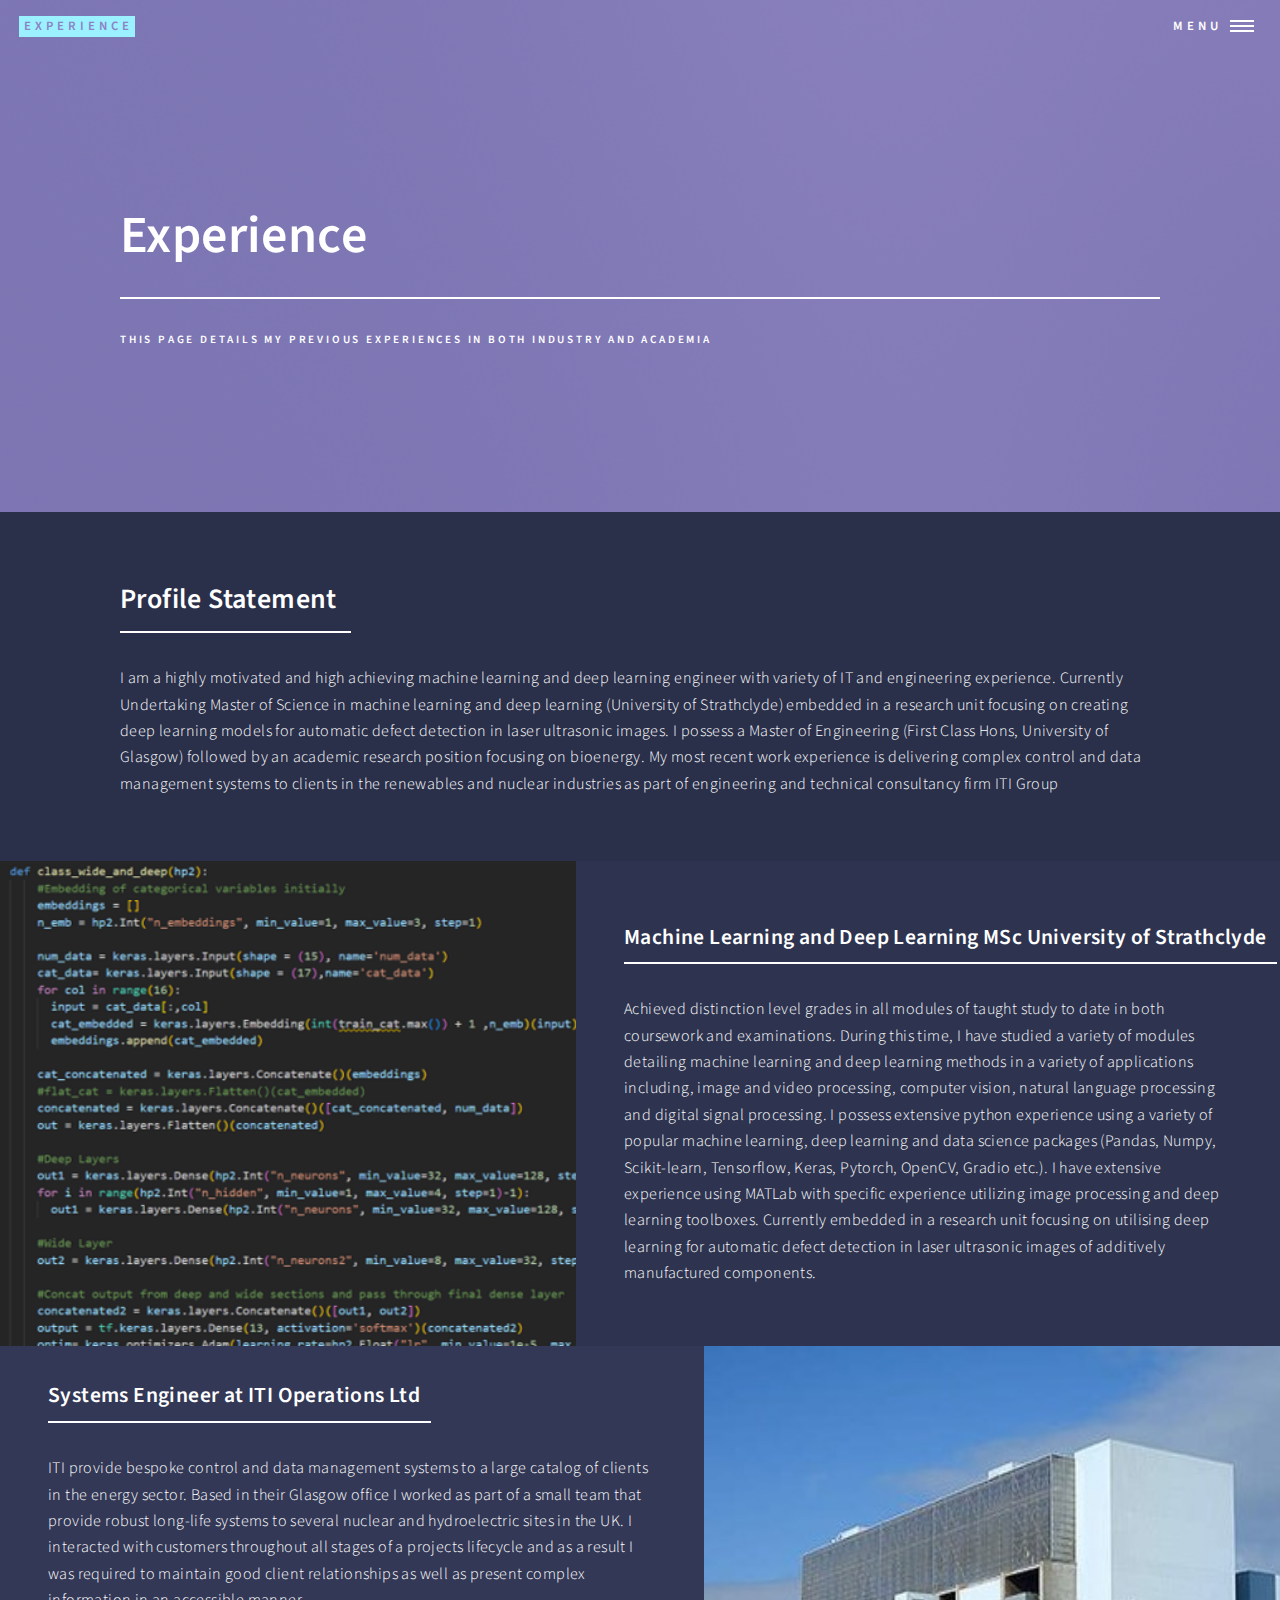
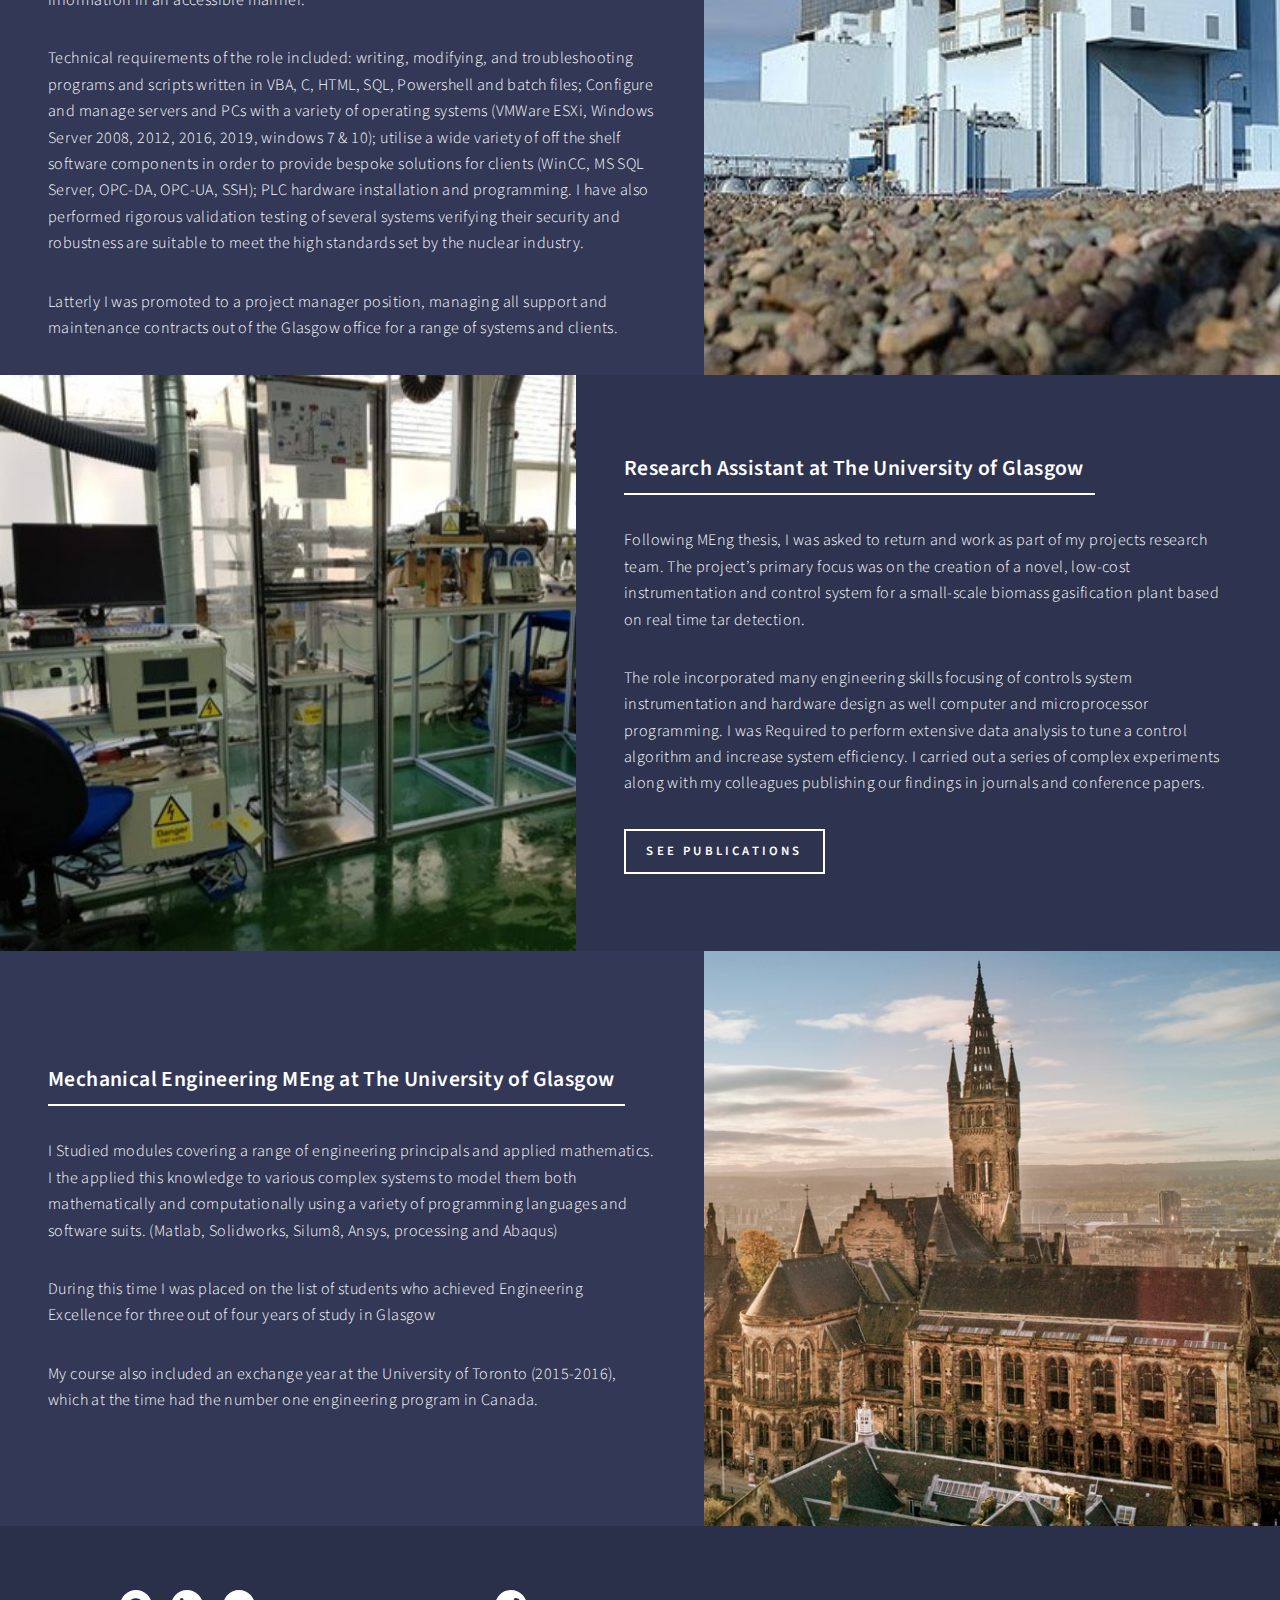
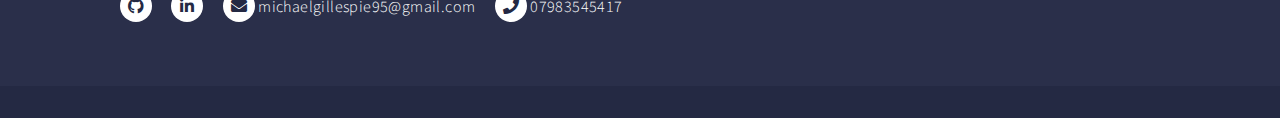
<file: landing.html>
<!DOCTYPE HTML>
<!--
	Forty by HTML5 UP
	html5up.net | @ajlkn
	Free for personal and commercial use under the CCA 3.0 license (html5up.net/license)
-->
<html>
	<head>
		<title>Landing - Forty by HTML5 UP</title>
		<meta charset="utf-8" />
		<meta name="viewport" content="width=device-width, initial-scale=1, user-scalable=no" />
		<link rel="stylesheet" href="assets/css/main.css" />
		<noscript><link rel="stylesheet" href="assets/css/noscript.css" /></noscript>
	</head>
	<body class="is-preload">

		<!-- Wrapper -->
			<div id="wrapper">

				<!-- Header -->
				<!-- Note: The "styleN" class below should match that of the banner element. -->
					<header id="header" class="alt style2">
						<a href="index.html" class="logo"><strong>Experience</strong> <span></span></a>
						<nav>
							<a href="#menu">Menu</a>
						</nav>
					</header>

				<!-- Menu -->
					<nav id="menu">
						<ul class="links">
							<li><a href="index.html">Projects</a></li>
							<li><a href="landing.html">Experience</a></li>
							<li><a href="generic.html">Hobbies and Interests</a></li>
						</ul>

					</nav>

				<!-- Banner -->
				<!-- Note: The "styleN" class below should match that of the header element. -->
					<section id="banner" class="style2">
						<div class="inner">
							<span class="image">
								<img src="images/pic07.jpg" alt="" />
							</span>
							<header class="major">
								<h1>Experience</h1>
							</header>
							<div class="content">
								<p>This page details my previous experiences in both industry and academia</p>
							</div>
						</div>
					</section>

				<!-- Main -->
					<div id="main">

						<!-- One -->
							<section id="one">
								<div class="inner">
									<header class="major">
										<h2>Profile Statement</h2>
									</header>
									<p>I am a highly motivated and high achieving machine learning and deep learning engineer with variety of IT and engineering experience. Currently Undertaking Master of Science in machine learning and deep learning (University of Strathclyde) embedded in a research unit focusing on creating deep learning models for automatic defect detection in laser ultrasonic images. I possess a Master of Engineering (First Class Hons, University of Glasgow) followed by an academic research position focusing on bioenergy. My most recent work experience is delivering complex control and data management systems to clients in the renewables and nuclear industries as part of engineering and technical consultancy firm ITI Group</p>
								</div>
							</section>

						<!-- Two -->
							<section id="two" class="spotlights">
								<section>
									<a class="image">
										<img src="images/MLDL.png" alt="" data-position="center center" />
									</a>
									<div class="content">
										<div class="inner">
											<header class="major">
												<h3>Machine Learning and Deep Learning MSc University of Strathclyde</h3>
											</header>
											<p>Achieved distinction level grades in all modules of taught study to date in both coursework and examinations. During this time, I have studied a variety of modules detailing machine learning and deep learning methods in a variety of applications including, image and video processing, computer vision, natural language processing and digital signal processing. I possess extensive python experience using a variety of popular machine learning, deep learning and data science packages (Pandas, Numpy, Scikit-learn, Tensorflow, Keras, Pytorch, OpenCV, Gradio etc.). I have extensive experience using MATLab with specific experience utilizing image processing and deep learning toolboxes. Currently embedded in a research unit focusing on utilising deep learning for automatic defect detection in laser ultrasonic images of additively manufactured components. </p>

										</div>
									</div>
								</section>
								<section>
									<a class="image">
										<img src="images/systems.jpg" style="height: 100%;"alt="" data-position="top center" />
										
									</a>
									<div class="content">
										<div class="inner">
											<header class="major">
												<h3>Systems Engineer at ITI Operations Ltd</h3>
											</header>
											<p>ITI provide bespoke control and data management systems to a large catalog of clients in the energy sector. Based in their Glasgow office I worked as part of a small team that provide robust long-life systems to several nuclear and hydroelectric sites in the UK. I interacted with customers throughout all stages of a projects lifecycle and as a result I was required to maintain good client relationships as well as present complex information in an accessible manner.</p>
											<p>Technical requirements of the role included: writing, modifying, and troubleshooting programs and scripts written in VBA, C, HTML, SQL, Powershell and batch files; Configure and manage servers and PCs with a variety of operating systems (VMWare ESXi, Windows Server 2008, 2012, 2016, 2019, windows 7 & 10); utilise a wide variety of off the shelf software components in order to provide bespoke solutions for clients (WinCC, MS SQL Server, OPC-DA, OPC-UA, SSH); PLC hardware installation and programming. I have also performed rigorous validation testing of several systems verifying their security and robustness are suitable to meet the high standards set by the nuclear industry.</p>
											<p>Latterly I was promoted to a project manager position, managing all support and maintenance contracts out of the Glasgow office for a range of systems and clients.</p>
										</div>
									</div>
								</section>
								<section>
									<a class="image">
										<img src="images/RA.jpg" style="height: 100%;" alt="" data-position="25% 25%" />
									</a>
									<div class="content">
										<div class="inner">
											<header class="major">
												<h3>Research Assistant at The University of Glasgow</h3>
											</header>
											<p>Following MEng thesis, I was asked to return and work as part of my projects research team. The project’s primary focus was on the creation of a novel, low-cost instrumentation and control system for a small-scale biomass gasification plant based on real time tar detection. </p>
											<p>The role incorporated many engineering skills focusing of controls system instrumentation and hardware design as well computer and microprocessor programming. I was Required to perform extensive data analysis to tune a control algorithm and increase system efficiency. I carried out a series of complex experiments along with my colleagues publishing our findings in journals and conference papers.</p>
											<ul class="actions">
												<li><a href="Publications.html" class="button">See Publications</a></li>
											</ul>
										</div>
									</div>
								</section>
								<section>
									<a class="image">
										<img src="images/glas.jpg" alt="" data-position="top center" />
									</a>
									<div class="content">
										<div class="inner">
											<header class="major">
												<h3>Mechanical Engineering MEng at The University of Glasgow</h3>
											</header>
											<p>I Studied modules covering a range of engineering principals and applied mathematics. I the applied this knowledge to various complex systems to model them both mathematically and computationally using a variety of programming languages and software suits. (Matlab, Solidworks, Silum8, Ansys, processing and Abaqus)</p>
											<p>During this time I was placed on the list of students who achieved Engineering Excellence for three out of four years of study in Glasgow</p>
											<p>My course also included an exchange year at the University of Toronto (2015-2016), which at the time had the number one engineering program in Canada.</p>
										</div>
									</div>
								</section>
							</section>
				<!-- Footer -->
				<footer id="footer">
					<div class="inner">
						<ul class="icons">
							<li><a href="https://github.com/mickgillesh" class="icon brands alt fa-github"><span class="label">GitHub</span></a></li>
							<li><a href="https://www.linkedin.com/in/michael-gillespie-491a07117" class="icon brands alt fa-linkedin-in"><span class="label">LinkedIn</span></a></li>
							<li><span class="icon solid alt fa-envelope">  michaelgillespie95@gmail.com</span></li>
							<li><span class="icon solid alt fa-phone">  07983545417</span></li>
						</ul>

					</div>
					<section>
						<div class="contact-method">


						</div>
					</section>
				</footer>

		</div>

	<!-- Scripts -->
		<script src="assets/js/jquery.min.js"></script>
		<script src="assets/js/jquery.scrolly.min.js"></script>
		<script src="assets/js/jquery.scrollex.min.js"></script>
		<script src="assets/js/browser.min.js"></script>
		<script src="assets/js/breakpoints.min.js"></script>
		<script src="assets/js/util.js"></script>
		<script src="assets/js/main.js"></script>

</body>
</html>
</html>
</file>
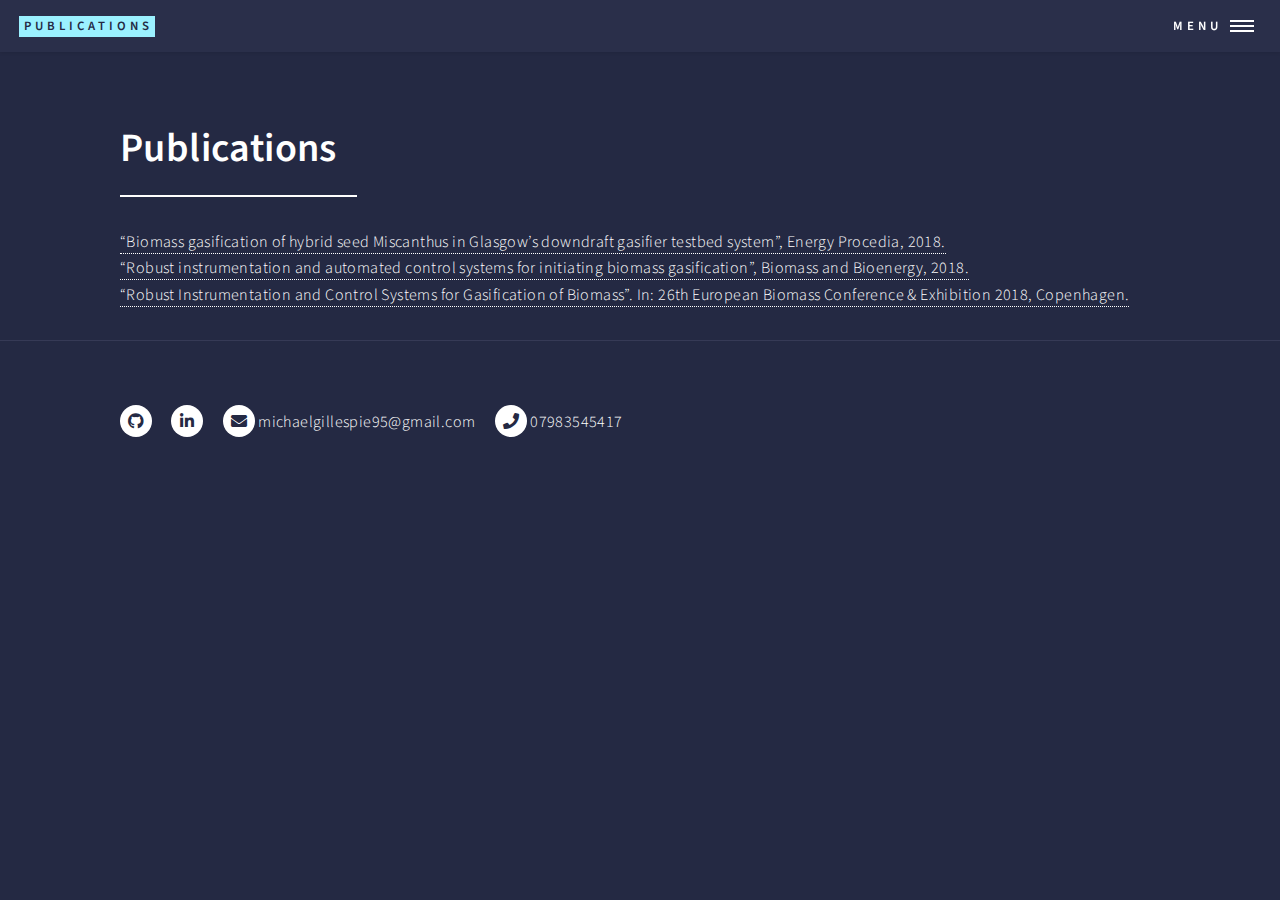
<file: Publications.html>
<!DOCTYPE HTML>
<!--
	Forty by HTML5 UP
	html5up.net | @ajlkn
	Free for personal and commercial use under the CCA 3.0 license (html5up.net/license)
-->
<html>
	<head>
		<title>Generic - Forty by HTML5 UP</title>
		<meta charset="utf-8" />
		<meta name="viewport" content="width=device-width, initial-scale=1, user-scalable=no" />
		<link rel="stylesheet" href="assets/css/main.css" />
		<noscript><link rel="stylesheet" href="assets/css/noscript.css" /></noscript>
	</head>
	<body class="is-preload">

		<!-- Wrapper -->
			<div id="wrapper">

				<!-- Header -->
					<header id="header">
						<a href="index.html" class="logo"><strong>Publications</strong> <span></span></a>
						<nav>
							<a href="#menu">Menu</a>
						</nav>
					</header>

				<!-- Menu -->
					<nav id="menu">
						<ul class="links">
							<li><a href="index.html">Projects</a></li>
							<li><a href="landing.html">Experience</a></li>
							<li><a href="generic.html">Hobbies and Interests</a></li>
						</ul>


					</nav>

				<!-- Main -->
					<div id="main" class="alt">

						<!-- One -->
							<section id="one">
								<div class="inner">
									<header class="major">
										<h1>Publications</h1>
									</header>
									<!--insert pubs here-->
									<a href="https://www.sciencedirect.com/science/article/pii/S1876610219303236">“Biomass gasification of hybrid seed Miscanthus in Glasgow’s downdraft gasifier testbed system”, Energy Procedia, 2018.</a><br>
									<a href="https://www.researchgate.net/profile/Prashant-Kamble/publication/325542146_Robust_Instrumentation_and_Control_Systems_for_Gasification_of_Biomass/links/5b40a1280f7e9bb59b111bcc/Robust-Instrumentation-and-Control-Systems-for-Gasification-of-Biomass.pdf">“Robust instrumentation and automated control systems for initiating biomass gasification”, Biomass and Bioenergy, 2018.</a><br>
									<a href="#">“Robust Instrumentation and Control Systems for Gasification of Biomass”. In: 26th European Biomass Conference & Exhibition 2018, Copenhagen.</a>


								</div>
							</section>

					</div>

				<!-- Footer -->
				<footer id="footer">
					<div class="inner">
						<ul class="icons">
							<li><a href="https://github.com/mickgillesh" class="icon brands alt fa-github"><span class="label">GitHub</span></a></li>
							<li><a href="https://www.linkedin.com/in/michael-gillespie-491a07117" class="icon brands alt fa-linkedin-in"><span class="label">LinkedIn</span></a></li>
							<li><span class="icon solid alt fa-envelope">  michaelgillespie95@gmail.com</span></li>
							<li><span class="icon solid alt fa-phone">  07983545417</span></li>
						</ul>

					</div>
					<section>
						<div class="contact-method">


						</div>
					</section>
				</footer>

		</div>

	<!-- Scripts -->
		<script src="assets/js/jquery.min.js"></script>
		<script src="assets/js/jquery.scrolly.min.js"></script>
		<script src="assets/js/jquery.scrollex.min.js"></script>
		<script src="assets/js/browser.min.js"></script>
		<script src="assets/js/breakpoints.min.js"></script>
		<script src="assets/js/util.js"></script>
		<script src="assets/js/main.js"></script>
</file>
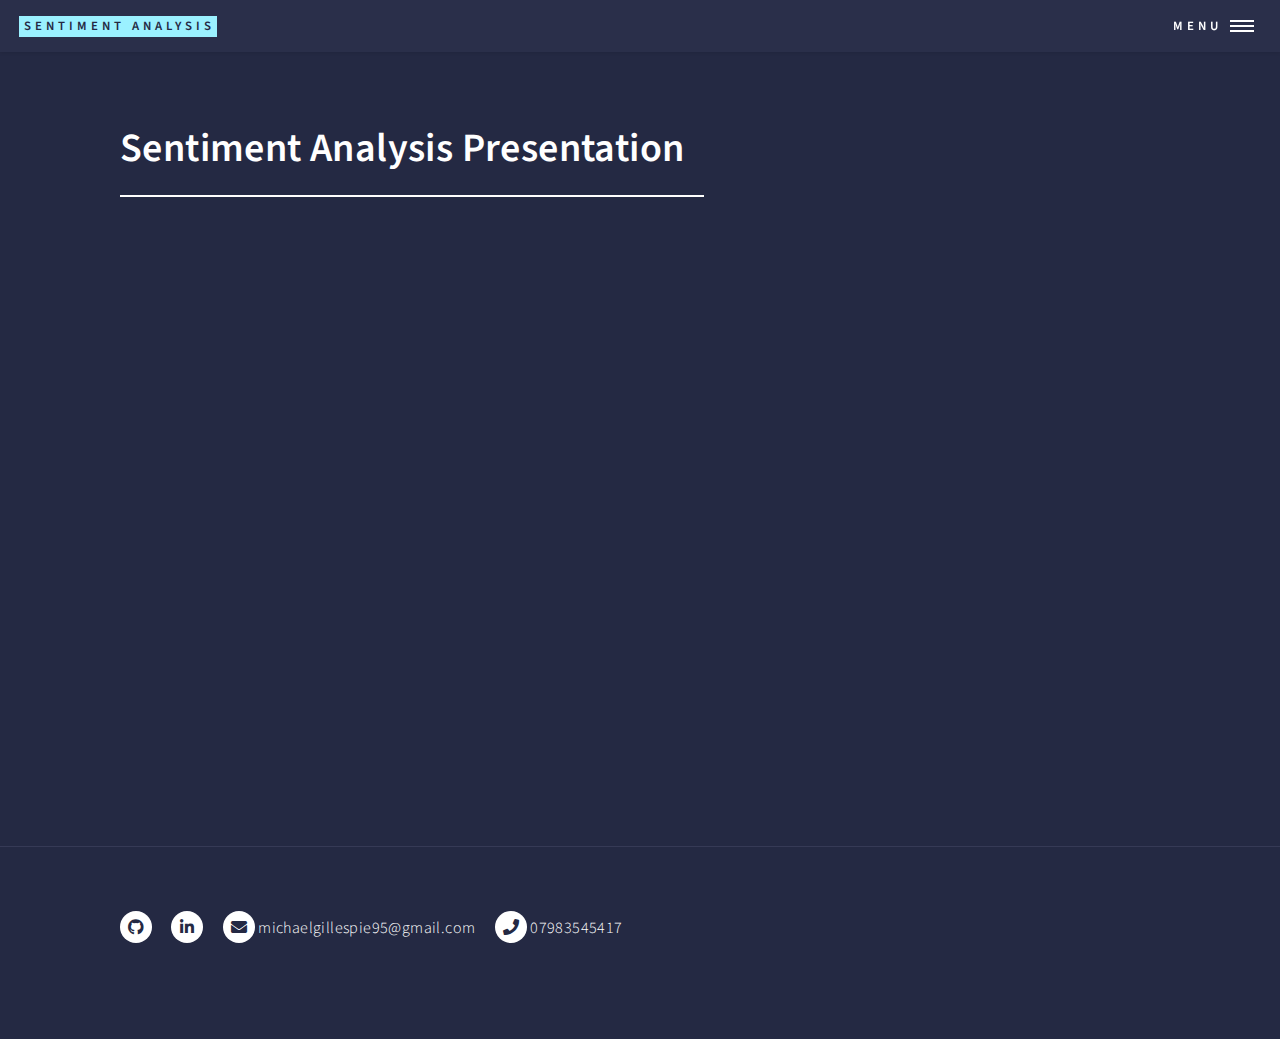
<file: Sentiment.html>
<!DOCTYPE HTML>
<!--
	Forty by HTML5 UP
	html5up.net | @ajlkn
	Free for personal and commercial use under the CCA 3.0 license (html5up.net/license)
-->
<html>
	<head>
		<title>Generic - Forty by HTML5 UP</title>
		<meta charset="utf-8" />
		<meta name="viewport" content="width=device-width, initial-scale=1, user-scalable=no" />
		<link rel="stylesheet" href="assets/css/main.css" />
		<noscript><link rel="stylesheet" href="assets/css/noscript.css" /></noscript>
	</head>
	<body class="is-preload">

		<!-- Wrapper -->
			<div id="wrapper">

				<!-- Header -->
					<header id="header">
						<a href="index.html" class="logo"><strong>Sentiment Analysis</strong> <span></span></a>
						<nav>
							<a href="#menu">Menu</a>
						</nav>
					</header>

				<!-- Menu -->
					<nav id="menu">
						<ul class="links">
							<li><a href="index.html">Projects</a></li>
							<li><a href="landing.html">Experience</a></li>
							<li><a href="generic.html">Hobbies and Interests</a></li>
						</ul>

					</nav>

				<!-- Main -->
					<div id="main" class="alt">

						<!-- One -->
							<section id="one">
								<div class="inner">
									<header class="major">
										<h1>Sentiment Analysis Presentation</h1>
									</header>
									<div style="padding:56.25% 0 0 0;position:relative;"><iframe src="https://player.vimeo.com/video/743186497?h=0c6712efa1&amp;badge=0&amp;autopause=0&amp;player_id=0&amp;app_id=58479" frameborder="0" allow="autoplay; fullscreen; picture-in-picture" allowfullscreen style="position:absolute;top:0;left:0;width:100%;height:100%;" title="SentimentAnalysisVideo_final_vid_intro.mp4"></iframe></div><script src="https://player.vimeo.com/api/player.js"></script>
								</div>
							</section>

					</div>

				<!-- Footer -->
				<footer id="footer">
					<div class="inner">
						<ul class="icons">
							<li><a href="https://github.com/mickgillesh" class="icon brands alt fa-github"><span class="label">GitHub</span></a></li>
							<li><a href="https://www.linkedin.com/in/michael-gillespie-491a07117" class="icon brands alt fa-linkedin-in"><span class="label">LinkedIn</span></a></li>
							<li><span class="icon solid alt fa-envelope">  michaelgillespie95@gmail.com</span></li>
							<li><span class="icon solid alt fa-phone">  07983545417</span></li>
						</ul>

					</div>
					<section>
						<div class="contact-method">


						</div>
					</section>
				</footer>

		</div>

	<!-- Scripts -->
		<script src="assets/js/jquery.min.js"></script>
		<script src="assets/js/jquery.scrolly.min.js"></script>
		<script src="assets/js/jquery.scrollex.min.js"></script>
		<script src="assets/js/browser.min.js"></script>
		<script src="assets/js/breakpoints.min.js"></script>
		<script src="assets/js/util.js"></script>
		<script src="assets/js/main.js"></script>
</file>
<file: assets/css/noscript.css>
/*
	Forty by HTML5 UP
	html5up.net | @ajlkn
	Free for personal and commercial use under the CCA 3.0 license (html5up.net/license)
*/

/* Banner */

	body.is-preload #banner:after {
		opacity: 0.85;
	}

	body.is-preload #banner > .inner {
		-moz-filter: none;
		-webkit-filter: none;
		-ms-filter: none;
		filter: none;
		-moz-transform: none;
		-webkit-transform: none;
		-ms-transform: none;
		transform: none;
		opacity: 1;
	}
</file>
<file: assets/css/main.css>
@import url(fontawesome-all.min.css);
@import url("https://fonts.googleapis.com/css?family=Source+Sans+Pro:300,300italic,600,600italic");

/*
	Forty by HTML5 UP
	html5up.net | @ajlkn
	Free for personal and commercial use under the CCA 3.0 license (html5up.net/license)
*/

html, body, div, span, applet, object,
iframe, h1, h2, h3, h4, h5, h6, p, blockquote,
pre, a, abbr, acronym, address, big, cite,
code, del, dfn, em, img, ins, kbd, q, s, samp,
small, strike, strong, sub, sup, tt, var, b,
u, i, center, dl, dt, dd, ol, ul, li, fieldset,
form, label, legend, table, caption, tbody,
tfoot, thead, tr, th, td, article, aside,
canvas, details, embed, figure, figcaption,
footer, header, hgroup, menu, nav, output, ruby,
section, summary, time, mark, audio, video {
	margin: 0;
	padding: 0;
	border: 0;
	font-size: 100%;
	font: inherit;
	vertical-align: baseline;}

article, aside, details, figcaption, figure,
footer, header, hgroup, menu, nav, section {
	display: block;}

body {
	line-height: 1;
}

ol, ul {
	list-style: none;
}

blockquote, q {
	quotes: none;
}

	blockquote:before, blockquote:after, q:before, q:after {
		content: '';
		content: none;
	}

table {
	border-collapse: collapse;
	border-spacing: 0;
}

body {
	-webkit-text-size-adjust: none;
}

mark {
	background-color: transparent;
	color: inherit;
}

input::-moz-focus-inner {
	border: 0;
	padding: 0;
}

input, select, textarea {
	-moz-appearance: none;
	-webkit-appearance: none;
	-ms-appearance: none;
	appearance: none;
}

/* Basic */

	@-ms-viewport {
		width: device-width;
	}

	body {
		-ms-overflow-style: scrollbar;
	}

	@media screen and (max-width: 480px) {

		html, body {
			min-width: 320px;
		}

	}

	html {
		box-sizing: border-box;
	}

	*, *:before, *:after {
		box-sizing: inherit;
	}

	body {
		background: #242943;
	}

		body.is-preload *, body.is-preload *:before, body.is-preload *:after {
			-moz-animation: none !important;
			-webkit-animation: none !important;
			-ms-animation: none !important;
			animation: none !important;
			-moz-transition: none !important;
			-webkit-transition: none !important;
			-ms-transition: none !important;
			transition: none !important;
		}

/* Type */

	body, input, select, textarea {
		color: #ffffff;
		font-family: "Source Sans Pro", Helvetica, sans-serif;
		font-size: 17pt;
		font-weight: 300;
		letter-spacing: 0.025em;
		line-height: 1.65;
	}

		@media screen and (max-width: 1680px) {

			body, input, select, textarea {
				font-size: 14pt;
			}

		}

		@media screen and (max-width: 1280px) {

			body, input, select, textarea {
				font-size: 12pt;
			}

		}

		@media screen and (max-width: 360px) {

			body, input, select, textarea {
				font-size: 11pt;
			}

		}

	a {
		-moz-transition: color 0.2s ease-in-out, border-bottom-color 0.2s ease-in-out;
		-webkit-transition: color 0.2s ease-in-out, border-bottom-color 0.2s ease-in-out;
		-ms-transition: color 0.2s ease-in-out, border-bottom-color 0.2s ease-in-out;
		transition: color 0.2s ease-in-out, border-bottom-color 0.2s ease-in-out;
		border-bottom: dotted 1px;
		color: inherit;
		text-decoration: none;
	}

		a:hover {
			border-bottom-color: transparent;
			color: #9bf1ff !important;
		}

		a:active {
			color: #53e3fb !important;
		}

	strong, b {
		color: #ffffff;
		font-weight: 600;
	}

	em, i {
		font-style: italic;
	}

	p {
		margin: 0 0 2em 0;
	}

	h1, h2, h3, h4, h5, h6 {
		color: #ffffff;
		font-weight: 600;
		line-height: 1.65;
		margin: 0 0 1em 0;
	}

		h1 a, h2 a, h3 a, h4 a, h5 a, h6 a {
			color: inherit;
			border-bottom: 0;
		}

	h1 {
		font-size: 2.5em;
	}

	h2 {
		font-size: 1.75em;
	}

	h3 {
		font-size: 1.35em;
	}

	h4 {
		font-size: 1.1em;
	}

	h5 {
		font-size: 0.9em;
	}

	h6 {
		font-size: 0.7em;
	}

	@media screen and (max-width: 736px) {

		h1 {
			font-size: 2em;
		}

		h2 {
			font-size: 1.5em;
		}

		h3 {
			font-size: 1.25em;
		}

	}

	sub {
		font-size: 0.8em;
		position: relative;
		top: 0.5em;
	}

	sup {
		font-size: 0.8em;
		position: relative;
		top: -0.5em;
	}

	blockquote {
		border-left: solid 4px rgba(212, 212, 255, 0.1);
		font-style: italic;
		margin: 0 0 2em 0;
		padding: 0.5em 0 0.5em 2em;
	}

	code {
		background: rgba(212, 212, 255, 0.035);
		font-family: "Courier New", monospace;
		font-size: 0.9em;
		margin: 0 0.25em;
		padding: 0.25em 0.65em;
	}

	pre {
		-webkit-overflow-scrolling: touch;
		font-family: "Courier New", monospace;
		font-size: 0.9em;
		margin: 0 0 2em 0;
	}

		pre code {
			display: block;
			line-height: 1.75;
			padding: 1em 1.5em;
			overflow-x: auto;
		}

	hr {
		border: 0;
		border-bottom: solid 1px rgba(212, 212, 255, 0.1);
		margin: 2em 0;
	}

		hr.major {
			margin: 3em 0;
		}

	.align-left {
		text-align: left;
	}

	.align-center {
		text-align: center;
	}

	.align-right {
		text-align: right;
	}

/* Row */

	.row {
		display: flex;
		flex-wrap: wrap;
		box-sizing: border-box;
		align-items: stretch;
	}

		.row > * {
			box-sizing: border-box;
		}

		.row.gtr-uniform > * > :last-child {
			margin-bottom: 0;
		}

		.row.aln-left {
			justify-content: flex-start;
		}

		.row.aln-center {
			justify-content: center;
		}

		.row.aln-right {
			justify-content: flex-end;
		}

		.row.aln-top {
			align-items: flex-start;
		}

		.row.aln-middle {
			align-items: center;
		}

		.row.aln-bottom {
			align-items: flex-end;
		}

		.row > .imp {
			order: -1;
		}

		.row > .col-1 {
			width: 8.33333%;
		}

		.row > .off-1 {
			margin-left: 8.33333%;
		}

		.row > .col-2 {
			width: 16.66667%;
		}

		.row > .off-2 {
			margin-left: 16.66667%;
		}

		.row > .col-3 {
			width: 25%;
		}

		.row > .off-3 {
			margin-left: 25%;
		}

		.row > .col-4 {
			width: 33.33333%;
		}

		.row > .off-4 {
			margin-left: 33.33333%;
		}

		.row > .col-5 {
			width: 41.66667%;
		}

		.row > .off-5 {
			margin-left: 41.66667%;
		}

		.row > .col-6 {
			width: 50%;
		}

		.row > .off-6 {
			margin-left: 50%;
		}

		.row > .col-7 {
			width: 58.33333%;
		}

		.row > .off-7 {
			margin-left: 58.33333%;
		}

		.row > .col-8 {
			width: 66.66667%;
		}

		.row > .off-8 {
			margin-left: 66.66667%;
		}

		.row > .col-9 {
			width: 75%;
		}

		.row > .off-9 {
			margin-left: 75%;
		}

		.row > .col-10 {
			width: 83.33333%;
		}

		.row > .off-10 {
			margin-left: 83.33333%;
		}

		.row > .col-11 {
			width: 91.66667%;
		}

		.row > .off-11 {
			margin-left: 91.66667%;
		}

		.row > .col-12 {
			width: 100%;
		}

		.row > .off-12 {
			margin-left: 100%;
		}

		.row.gtr-0 {
			margin-top: 0;
			margin-left: 0em;
		}

			.row.gtr-0 > * {
				padding: 0 0 0 0em;
			}

			.row.gtr-0.gtr-uniform {
				margin-top: 0em;
			}

				.row.gtr-0.gtr-uniform > * {
					padding-top: 0em;
				}

		.row.gtr-25 {
			margin-top: 0;
			margin-left: -0.5em;
		}

			.row.gtr-25 > * {
				padding: 0 0 0 0.5em;
			}

			.row.gtr-25.gtr-uniform {
				margin-top: -0.5em;
			}

				.row.gtr-25.gtr-uniform > * {
					padding-top: 0.5em;
				}

		.row.gtr-50 {
			margin-top: 0;
			margin-left: -1em;
		}

			.row.gtr-50 > * {
				padding: 0 0 0 1em;
			}

			.row.gtr-50.gtr-uniform {
				margin-top: -1em;
			}

				.row.gtr-50.gtr-uniform > * {
					padding-top: 1em;
				}

		.row {
			margin-top: 0;
			margin-left: -2em;
		}

			.row > * {
				padding: 0 0 0 2em;
			}

			.row.gtr-uniform {
				margin-top: -2em;
			}

				.row.gtr-uniform > * {
					padding-top: 2em;
				}

		.row.gtr-150 {
			margin-top: 0;
			margin-left: -3em;
		}

			.row.gtr-150 > * {
				padding: 0 0 0 3em;
			}

			.row.gtr-150.gtr-uniform {
				margin-top: -3em;
			}

				.row.gtr-150.gtr-uniform > * {
					padding-top: 3em;
				}

		.row.gtr-200 {
			margin-top: 0;
			margin-left: -4em;
		}

			.row.gtr-200 > * {
				padding: 0 0 0 4em;
			}

			.row.gtr-200.gtr-uniform {
				margin-top: -4em;
			}

				.row.gtr-200.gtr-uniform > * {
					padding-top: 4em;
				}

		@media screen and (max-width: 1680px) {

			.row {
				display: flex;
				flex-wrap: wrap;
				box-sizing: border-box;
				align-items: stretch;
			}

				.row > * {
					box-sizing: border-box;
				}

				.row.gtr-uniform > * > :last-child {
					margin-bottom: 0;
				}

				.row.aln-left {
					justify-content: flex-start;
				}

				.row.aln-center {
					justify-content: center;
				}

				.row.aln-right {
					justify-content: flex-end;
				}

				.row.aln-top {
					align-items: flex-start;
				}

				.row.aln-middle {
					align-items: center;
				}

				.row.aln-bottom {
					align-items: flex-end;
				}

				.row > .imp-xlarge {
					order: -1;
				}

				.row > .col-1-xlarge {
					width: 8.33333%;
				}

				.row > .off-1-xlarge {
					margin-left: 8.33333%;
				}

				.row > .col-2-xlarge {
					width: 16.66667%;
				}

				.row > .off-2-xlarge {
					margin-left: 16.66667%;
				}

				.row > .col-3-xlarge {
					width: 25%;
				}

				.row > .off-3-xlarge {
					margin-left: 25%;
				}

				.row > .col-4-xlarge {
					width: 33.33333%;
				}

				.row > .off-4-xlarge {
					margin-left: 33.33333%;
				}

				.row > .col-5-xlarge {
					width: 41.66667%;
				}

				.row > .off-5-xlarge {
					margin-left: 41.66667%;
				}

				.row > .col-6-xlarge {
					width: 50%;
				}

				.row > .off-6-xlarge {
					margin-left: 50%;
				}

				.row > .col-7-xlarge {
					width: 58.33333%;
				}

				.row > .off-7-xlarge {
					margin-left: 58.33333%;
				}

				.row > .col-8-xlarge {
					width: 66.66667%;
				}

				.row > .off-8-xlarge {
					margin-left: 66.66667%;
				}

				.row > .col-9-xlarge {
					width: 75%;
				}

				.row > .off-9-xlarge {
					margin-left: 75%;
				}

				.row > .col-10-xlarge {
					width: 83.33333%;
				}

				.row > .off-10-xlarge {
					margin-left: 83.33333%;
				}

				.row > .col-11-xlarge {
					width: 91.66667%;
				}

				.row > .off-11-xlarge {
					margin-left: 91.66667%;
				}

				.row > .col-12-xlarge {
					width: 100%;
				}

				.row > .off-12-xlarge {
					margin-left: 100%;
				}

				.row.gtr-0 {
					margin-top: 0;
					margin-left: 0em;
				}

					.row.gtr-0 > * {
						padding: 0 0 0 0em;
					}

					.row.gtr-0.gtr-uniform {
						margin-top: 0em;
					}

						.row.gtr-0.gtr-uniform > * {
							padding-top: 0em;
						}

				.row.gtr-25 {
					margin-top: 0;
					margin-left: -0.5em;
				}

					.row.gtr-25 > * {
						padding: 0 0 0 0.5em;
					}

					.row.gtr-25.gtr-uniform {
						margin-top: -0.5em;
					}

						.row.gtr-25.gtr-uniform > * {
							padding-top: 0.5em;
						}

				.row.gtr-50 {
					margin-top: 0;
					margin-left: -1em;
				}

					.row.gtr-50 > * {
						padding: 0 0 0 1em;
					}

					.row.gtr-50.gtr-uniform {
						margin-top: -1em;
					}

						.row.gtr-50.gtr-uniform > * {
							padding-top: 1em;
						}

				.row {
					margin-top: 0;
					margin-left: -2em;
				}

					.row > * {
						padding: 0 0 0 2em;
					}

					.row.gtr-uniform {
						margin-top: -2em;
					}

						.row.gtr-uniform > * {
							padding-top: 2em;
						}

				.row.gtr-150 {
					margin-top: 0;
					margin-left: -3em;
				}

					.row.gtr-150 > * {
						padding: 0 0 0 3em;
					}

					.row.gtr-150.gtr-uniform {
						margin-top: -3em;
					}

						.row.gtr-150.gtr-uniform > * {
							padding-top: 3em;
						}

				.row.gtr-200 {
					margin-top: 0;
					margin-left: -4em;
				}

					.row.gtr-200 > * {
						padding: 0 0 0 4em;
					}

					.row.gtr-200.gtr-uniform {
						margin-top: -4em;
					}

						.row.gtr-200.gtr-uniform > * {
							padding-top: 4em;
						}

		}

		@media screen and (max-width: 1280px) {

			.row {
				display: flex;
				flex-wrap: wrap;
				box-sizing: border-box;
				align-items: stretch;
			}

				.row > * {
					box-sizing: border-box;
				}

				.row.gtr-uniform > * > :last-child {
					margin-bottom: 0;
				}

				.row.aln-left {
					justify-content: flex-start;
				}

				.row.aln-center {
					justify-content: center;
				}

				.row.aln-right {
					justify-content: flex-end;
				}

				.row.aln-top {
					align-items: flex-start;
				}

				.row.aln-middle {
					align-items: center;
				}

				.row.aln-bottom {
					align-items: flex-end;
				}

				.row > .imp-large {
					order: -1;
				}

				.row > .col-1-large {
					width: 8.33333%;
				}

				.row > .off-1-large {
					margin-left: 8.33333%;
				}

				.row > .col-2-large {
					width: 16.66667%;
				}

				.row > .off-2-large {
					margin-left: 16.66667%;
				}

				.row > .col-3-large {
					width: 25%;
				}

				.row > .off-3-large {
					margin-left: 25%;
				}

				.row > .col-4-large {
					width: 33.33333%;
				}

				.row > .off-4-large {
					margin-left: 33.33333%;
				}

				.row > .col-5-large {
					width: 41.66667%;
				}

				.row > .off-5-large {
					margin-left: 41.66667%;
				}

				.row > .col-6-large {
					width: 50%;
				}

				.row > .off-6-large {
					margin-left: 50%;
				}

				.row > .col-7-large {
					width: 58.33333%;
				}

				.row > .off-7-large {
					margin-left: 58.33333%;
				}

				.row > .col-8-large {
					width: 66.66667%;
				}

				.row > .off-8-large {
					margin-left: 66.66667%;
				}

				.row > .col-9-large {
					width: 75%;
				}

				.row > .off-9-large {
					margin-left: 75%;
				}

				.row > .col-10-large {
					width: 83.33333%;
				}

				.row > .off-10-large {
					margin-left: 83.33333%;
				}

				.row > .col-11-large {
					width: 91.66667%;
				}

				.row > .off-11-large {
					margin-left: 91.66667%;
				}

				.row > .col-12-large {
					width: 100%;
				}

				.row > .off-12-large {
					margin-left: 100%;
				}

				.row.gtr-0 {
					margin-top: 0;
					margin-left: 0em;
				}

					.row.gtr-0 > * {
						padding: 0 0 0 0em;
					}

					.row.gtr-0.gtr-uniform {
						margin-top: 0em;
					}

						.row.gtr-0.gtr-uniform > * {
							padding-top: 0em;
						}

				.row.gtr-25 {
					margin-top: 0;
					margin-left: -0.375em;
				}

					.row.gtr-25 > * {
						padding: 0 0 0 0.375em;
					}

					.row.gtr-25.gtr-uniform {
						margin-top: -0.375em;
					}

						.row.gtr-25.gtr-uniform > * {
							padding-top: 0.375em;
						}

				.row.gtr-50 {
					margin-top: 0;
					margin-left: -0.75em;
				}

					.row.gtr-50 > * {
						padding: 0 0 0 0.75em;
					}

					.row.gtr-50.gtr-uniform {
						margin-top: -0.75em;
					}

						.row.gtr-50.gtr-uniform > * {
							padding-top: 0.75em;
						}

				.row {
					margin-top: 0;
					margin-left: -1.5em;
				}

					.row > * {
						padding: 0 0 0 1.5em;
					}

					.row.gtr-uniform {
						margin-top: -1.5em;
					}

						.row.gtr-uniform > * {
							padding-top: 1.5em;
						}

				.row.gtr-150 {
					margin-top: 0;
					margin-left: -2.25em;
				}

					.row.gtr-150 > * {
						padding: 0 0 0 2.25em;
					}

					.row.gtr-150.gtr-uniform {
						margin-top: -2.25em;
					}

						.row.gtr-150.gtr-uniform > * {
							padding-top: 2.25em;
						}

				.row.gtr-200 {
					margin-top: 0;
					margin-left: -3em;
				}

					.row.gtr-200 > * {
						padding: 0 0 0 3em;
					}

					.row.gtr-200.gtr-uniform {
						margin-top: -3em;
					}

						.row.gtr-200.gtr-uniform > * {
							padding-top: 3em;
						}

		}

		@media screen and (max-width: 980px) {

			.row {
				display: flex;
				flex-wrap: wrap;
				box-sizing: border-box;
				align-items: stretch;
			}

				.row > * {
					box-sizing: border-box;
				}

				.row.gtr-uniform > * > :last-child {
					margin-bottom: 0;
				}

				.row.aln-left {
					justify-content: flex-start;
				}

				.row.aln-center {
					justify-content: center;
				}

				.row.aln-right {
					justify-content: flex-end;
				}

				.row.aln-top {
					align-items: flex-start;
				}

				.row.aln-middle {
					align-items: center;
				}

				.row.aln-bottom {
					align-items: flex-end;
				}

				.row > .imp-medium {
					order: -1;
				}

				.row > .col-1-medium {
					width: 8.33333%;
				}

				.row > .off-1-medium {
					margin-left: 8.33333%;
				}

				.row > .col-2-medium {
					width: 16.66667%;
				}

				.row > .off-2-medium {
					margin-left: 16.66667%;
				}

				.row > .col-3-medium {
					width: 25%;
				}

				.row > .off-3-medium {
					margin-left: 25%;
				}

				.row > .col-4-medium {
					width: 33.33333%;
				}

				.row > .off-4-medium {
					margin-left: 33.33333%;
				}

				.row > .col-5-medium {
					width: 41.66667%;
				}

				.row > .off-5-medium {
					margin-left: 41.66667%;
				}

				.row > .col-6-medium {
					width: 50%;
				}

				.row > .off-6-medium {
					margin-left: 50%;
				}

				.row > .col-7-medium {
					width: 58.33333%;
				}

				.row > .off-7-medium {
					margin-left: 58.33333%;
				}

				.row > .col-8-medium {
					width: 66.66667%;
				}

				.row > .off-8-medium {
					margin-left: 66.66667%;
				}

				.row > .col-9-medium {
					width: 75%;
				}

				.row > .off-9-medium {
					margin-left: 75%;
				}

				.row > .col-10-medium {
					width: 83.33333%;
				}

				.row > .off-10-medium {
					margin-left: 83.33333%;
				}

				.row > .col-11-medium {
					width: 91.66667%;
				}

				.row > .off-11-medium {
					margin-left: 91.66667%;
				}

				.row > .col-12-medium {
					width: 100%;
				}

				.row > .off-12-medium {
					margin-left: 100%;
				}

				.row.gtr-0 {
					margin-top: 0;
					margin-left: 0em;
				}

					.row.gtr-0 > * {
						padding: 0 0 0 0em;
					}

					.row.gtr-0.gtr-uniform {
						margin-top: 0em;
					}

						.row.gtr-0.gtr-uniform > * {
							padding-top: 0em;
						}

				.row.gtr-25 {
					margin-top: 0;
					margin-left: -0.375em;
				}

					.row.gtr-25 > * {
						padding: 0 0 0 0.375em;
					}

					.row.gtr-25.gtr-uniform {
						margin-top: -0.375em;
					}

						.row.gtr-25.gtr-uniform > * {
							padding-top: 0.375em;
						}

				.row.gtr-50 {
					margin-top: 0;
					margin-left: -0.75em;
				}

					.row.gtr-50 > * {
						padding: 0 0 0 0.75em;
					}

					.row.gtr-50.gtr-uniform {
						margin-top: -0.75em;
					}

						.row.gtr-50.gtr-uniform > * {
							padding-top: 0.75em;
						}

				.row {
					margin-top: 0;
					margin-left: -1.5em;
				}

					.row > * {
						padding: 0 0 0 1.5em;
					}

					.row.gtr-uniform {
						margin-top: -1.5em;
					}

						.row.gtr-uniform > * {
							padding-top: 1.5em;
						}

				.row.gtr-150 {
					margin-top: 0;
					margin-left: -2.25em;
				}

					.row.gtr-150 > * {
						padding: 0 0 0 2.25em;
					}

					.row.gtr-150.gtr-uniform {
						margin-top: -2.25em;
					}

						.row.gtr-150.gtr-uniform > * {
							padding-top: 2.25em;
						}

				.row.gtr-200 {
					margin-top: 0;
					margin-left: -3em;
				}

					.row.gtr-200 > * {
						padding: 0 0 0 3em;
					}

					.row.gtr-200.gtr-uniform {
						margin-top: -3em;
					}

						.row.gtr-200.gtr-uniform > * {
							padding-top: 3em;
						}

		}

		@media screen and (max-width: 736px) {

			.row {
				display: flex;
				flex-wrap: wrap;
				box-sizing: border-box;
				align-items: stretch;
			}

				.row > * {
					box-sizing: border-box;
				}

				.row.gtr-uniform > * > :last-child {
					margin-bottom: 0;
				}

				.row.aln-left {
					justify-content: flex-start;
				}

				.row.aln-center {
					justify-content: center;
				}

				.row.aln-right {
					justify-content: flex-end;
				}

				.row.aln-top {
					align-items: flex-start;
				}

				.row.aln-middle {
					align-items: center;
				}

				.row.aln-bottom {
					align-items: flex-end;
				}

				.row > .imp-small {
					order: -1;
				}

				.row > .col-1-small {
					width: 8.33333%;
				}

				.row > .off-1-small {
					margin-left: 8.33333%;
				}

				.row > .col-2-small {
					width: 16.66667%;
				}

				.row > .off-2-small {
					margin-left: 16.66667%;
				}

				.row > .col-3-small {
					width: 25%;
				}

				.row > .off-3-small {
					margin-left: 25%;
				}

				.row > .col-4-small {
					width: 33.33333%;
				}

				.row > .off-4-small {
					margin-left: 33.33333%;
				}

				.row > .col-5-small {
					width: 41.66667%;
				}

				.row > .off-5-small {
					margin-left: 41.66667%;
				}

				.row > .col-6-small {
					width: 50%;
				}

				.row > .off-6-small {
					margin-left: 50%;
				}

				.row > .col-7-small {
					width: 58.33333%;
				}

				.row > .off-7-small {
					margin-left: 58.33333%;
				}

				.row > .col-8-small {
					width: 66.66667%;
				}

				.row > .off-8-small {
					margin-left: 66.66667%;
				}

				.row > .col-9-small {
					width: 75%;
				}

				.row > .off-9-small {
					margin-left: 75%;
				}

				.row > .col-10-small {
					width: 83.33333%;
				}

				.row > .off-10-small {
					margin-left: 83.33333%;
				}

				.row > .col-11-small {
					width: 91.66667%;
				}

				.row > .off-11-small {
					margin-left: 91.66667%;
				}

				.row > .col-12-small {
					width: 100%;
				}

				.row > .off-12-small {
					margin-left: 100%;
				}

				.row.gtr-0 {
					margin-top: 0;
					margin-left: 0em;
				}

					.row.gtr-0 > * {
						padding: 0 0 0 0em;
					}

					.row.gtr-0.gtr-uniform {
						margin-top: 0em;
					}

						.row.gtr-0.gtr-uniform > * {
							padding-top: 0em;
						}

				.row.gtr-25 {
					margin-top: 0;
					margin-left: -0.3125em;
				}

					.row.gtr-25 > * {
						padding: 0 0 0 0.3125em;
					}

					.row.gtr-25.gtr-uniform {
						margin-top: -0.3125em;
					}

						.row.gtr-25.gtr-uniform > * {
							padding-top: 0.3125em;
						}

				.row.gtr-50 {
					margin-top: 0;
					margin-left: -0.625em;
				}

					.row.gtr-50 > * {
						padding: 0 0 0 0.625em;
					}

					.row.gtr-50.gtr-uniform {
						margin-top: -0.625em;
					}

						.row.gtr-50.gtr-uniform > * {
							padding-top: 0.625em;
						}

				.row {
					margin-top: 0;
					margin-left: -1.25em;
				}

					.row > * {
						padding: 0 0 0 1.25em;
					}

					.row.gtr-uniform {
						margin-top: -1.25em;
					}

						.row.gtr-uniform > * {
							padding-top: 1.25em;
						}

				.row.gtr-150 {
					margin-top: 0;
					margin-left: -1.875em;
				}

					.row.gtr-150 > * {
						padding: 0 0 0 1.875em;
					}

					.row.gtr-150.gtr-uniform {
						margin-top: -1.875em;
					}

						.row.gtr-150.gtr-uniform > * {
							padding-top: 1.875em;
						}

				.row.gtr-200 {
					margin-top: 0;
					margin-left: -2.5em;
				}

					.row.gtr-200 > * {
						padding: 0 0 0 2.5em;
					}

					.row.gtr-200.gtr-uniform {
						margin-top: -2.5em;
					}

						.row.gtr-200.gtr-uniform > * {
							padding-top: 2.5em;
						}

		}

		@media screen and (max-width: 480px) {

			.row {
				display: flex;
				flex-wrap: wrap;
				box-sizing: border-box;
				align-items: stretch;
			}

				.row > * {
					box-sizing: border-box;
				}

				.row.gtr-uniform > * > :last-child {
					margin-bottom: 0;
				}

				.row.aln-left {
					justify-content: flex-start;
				}

				.row.aln-center {
					justify-content: center;
				}

				.row.aln-right {
					justify-content: flex-end;
				}

				.row.aln-top {
					align-items: flex-start;
				}

				.row.aln-middle {
					align-items: center;
				}

				.row.aln-bottom {
					align-items: flex-end;
				}

				.row > .imp-xsmall {
					order: -1;
				}

				.row > .col-1-xsmall {
					width: 8.33333%;
				}

				.row > .off-1-xsmall {
					margin-left: 8.33333%;
				}

				.row > .col-2-xsmall {
					width: 16.66667%;
				}

				.row > .off-2-xsmall {
					margin-left: 16.66667%;
				}

				.row > .col-3-xsmall {
					width: 25%;
				}

				.row > .off-3-xsmall {
					margin-left: 25%;
				}

				.row > .col-4-xsmall {
					width: 33.33333%;
				}

				.row > .off-4-xsmall {
					margin-left: 33.33333%;
				}

				.row > .col-5-xsmall {
					width: 41.66667%;
				}

				.row > .off-5-xsmall {
					margin-left: 41.66667%;
				}

				.row > .col-6-xsmall {
					width: 50%;
				}

				.row > .off-6-xsmall {
					margin-left: 50%;
				}

				.row > .col-7-xsmall {
					width: 58.33333%;
				}

				.row > .off-7-xsmall {
					margin-left: 58.33333%;
				}

				.row > .col-8-xsmall {
					width: 66.66667%;
				}

				.row > .off-8-xsmall {
					margin-left: 66.66667%;
				}

				.row > .col-9-xsmall {
					width: 75%;
				}

				.row > .off-9-xsmall {
					margin-left: 75%;
				}

				.row > .col-10-xsmall {
					width: 83.33333%;
				}

				.row > .off-10-xsmall {
					margin-left: 83.33333%;
				}

				.row > .col-11-xsmall {
					width: 91.66667%;
				}

				.row > .off-11-xsmall {
					margin-left: 91.66667%;
				}

				.row > .col-12-xsmall {
					width: 100%;
				}

				.row > .off-12-xsmall {
					margin-left: 100%;
				}

				.row.gtr-0 {
					margin-top: 0;
					margin-left: 0em;
				}

					.row.gtr-0 > * {
						padding: 0 0 0 0em;
					}

					.row.gtr-0.gtr-uniform {
						margin-top: 0em;
					}

						.row.gtr-0.gtr-uniform > * {
							padding-top: 0em;
						}

				.row.gtr-25 {
					margin-top: 0;
					margin-left: -0.3125em;
				}

					.row.gtr-25 > * {
						padding: 0 0 0 0.3125em;
					}

					.row.gtr-25.gtr-uniform {
						margin-top: -0.3125em;
					}

						.row.gtr-25.gtr-uniform > * {
							padding-top: 0.3125em;
						}

				.row.gtr-50 {
					margin-top: 0;
					margin-left: -0.625em;
				}

					.row.gtr-50 > * {
						padding: 0 0 0 0.625em;
					}

					.row.gtr-50.gtr-uniform {
						margin-top: -0.625em;
					}

						.row.gtr-50.gtr-uniform > * {
							padding-top: 0.625em;
						}

				.row {
					margin-top: 0;
					margin-left: -1.25em;
				}

					.row > * {
						padding: 0 0 0 1.25em;
					}

					.row.gtr-uniform {
						margin-top: -1.25em;
					}

						.row.gtr-uniform > * {
							padding-top: 1.25em;
						}

				.row.gtr-150 {
					margin-top: 0;
					margin-left: -1.875em;
				}

					.row.gtr-150 > * {
						padding: 0 0 0 1.875em;
					}

					.row.gtr-150.gtr-uniform {
						margin-top: -1.875em;
					}

						.row.gtr-150.gtr-uniform > * {
							padding-top: 1.875em;
						}

				.row.gtr-200 {
					margin-top: 0;
					margin-left: -2.5em;
				}

					.row.gtr-200 > * {
						padding: 0 0 0 2.5em;
					}

					.row.gtr-200.gtr-uniform {
						margin-top: -2.5em;
					}

						.row.gtr-200.gtr-uniform > * {
							padding-top: 2.5em;
						}

		}

/* Section/Article */

	section.special, article.special {
		text-align: center;
	}

	header.major {
		width: -moz-max-content;
		width: -webkit-max-content;
		width: -ms-max-content;
		width: max-content;
		margin-bottom: 2em;
	}

		header.major > :first-child {
			margin-bottom: 0;
			width: calc(100% + 0.5em);
		}

			header.major > :first-child:after {
				content: '';
				background-color: #ffffff;
				display: block;
				height: 2px;
				margin: 0.325em 0 0.5em 0;
				width: 100%;
			}

		header.major > p {
			font-size: 0.7em;
			font-weight: 600;
			letter-spacing: 0.25em;
			margin-bottom: 0;
			text-transform: uppercase;
		}

		body.is-ie header.major > :first-child:after {
			max-width: 9em;
		}

		body.is-ie header.major > h1:after {
			max-width: 100% !important;
		}

	@media screen and (max-width: 736px) {

		header.major > p br {
			display: none;
		}

	}

/* Form */

	form {
		margin: 0 0 2em 0;
	}

		form > :last-child {
			margin-bottom: 0;
		}

		form > .fields {
			display: -moz-flex;
			display: -webkit-flex;
			display: -ms-flex;
			display: flex;
			-moz-flex-wrap: wrap;
			-webkit-flex-wrap: wrap;
			-ms-flex-wrap: wrap;
			flex-wrap: wrap;
			width: calc(100% + 3em);
			margin: -1.5em 0 2em -1.5em;
		}

			form > .fields > .field {
				-moz-flex-grow: 0;
				-webkit-flex-grow: 0;
				-ms-flex-grow: 0;
				flex-grow: 0;
				-moz-flex-shrink: 0;
				-webkit-flex-shrink: 0;
				-ms-flex-shrink: 0;
				flex-shrink: 0;
				padding: 1.5em 0 0 1.5em;
				width: calc(100% - 1.5em);
			}

				form > .fields > .field.half {
					width: calc(50% - 0.75em);
				}

				form > .fields > .field.third {
					width: calc(100%/3 - 0.5em);
				}

				form > .fields > .field.quarter {
					width: calc(25% - 0.375em);
				}

		@media screen and (max-width: 480px) {

			form > .fields {
				width: calc(100% + 3em);
				margin: -1.5em 0 2em -1.5em;
			}

				form > .fields > .field {
					padding: 1.5em 0 0 1.5em;
					width: calc(100% - 1.5em);
				}

					form > .fields > .field.half {
						width: calc(100% - 1.5em);
					}

					form > .fields > .field.third {
						width: calc(100% - 1.5em);
					}

					form > .fields > .field.quarter {
						width: calc(100% - 1.5em);
					}

		}

	label {
		color: #ffffff;
		display: block;
		font-size: 0.8em;
		font-weight: 600;
		letter-spacing: 0.25em;
		margin: 0 0 1em 0;
		text-transform: uppercase;
	}

	input[type="text"],
	input[type="password"],
	input[type="email"],
	input[type="tel"],
	input[type="search"],
	input[type="url"],
	select,
	textarea {
		-moz-appearance: none;
		-webkit-appearance: none;
		-ms-appearance: none;
		appearance: none;
		background: rgba(212, 212, 255, 0.035);
		border: none;
		border-radius: 0;
		color: inherit;
		display: block;
		outline: 0;
		padding: 0 1em;
		text-decoration: none;
		width: 100%;
	}

		input[type="text"]:invalid,
		input[type="password"]:invalid,
		input[type="email"]:invalid,
		input[type="tel"]:invalid,
		input[type="search"]:invalid,
		input[type="url"]:invalid,
		select:invalid,
		textarea:invalid {
			box-shadow: none;
		}

		input[type="text"]:focus,
		input[type="password"]:focus,
		input[type="email"]:focus,
		input[type="tel"]:focus,
		input[type="search"]:focus,
		input[type="url"]:focus,
		select:focus,
		textarea:focus {
			border-color: #9bf1ff;
			box-shadow: 0 0 0 2px #9bf1ff;
		}

	select {
		background-image: url("data:image/svg+xml;charset=utf8,%3Csvg xmlns='http://www.w3.org/2000/svg' width='40' height='40' preserveAspectRatio='none' viewBox='0 0 40 40'%3E%3Cpath d='M9.4,12.3l10.4,10.4l10.4-10.4c0.2-0.2,0.5-0.4,0.9-0.4c0.3,0,0.6,0.1,0.9,0.4l3.3,3.3c0.2,0.2,0.4,0.5,0.4,0.9 c0,0.4-0.1,0.6-0.4,0.9L20.7,31.9c-0.2,0.2-0.5,0.4-0.9,0.4c-0.3,0-0.6-0.1-0.9-0.4L4.3,17.3c-0.2-0.2-0.4-0.5-0.4-0.9 c0-0.4,0.1-0.6,0.4-0.9l3.3-3.3c0.2-0.2,0.5-0.4,0.9-0.4S9.1,12.1,9.4,12.3z' fill='rgba(212, 212, 255, 0.1)' /%3E%3C/svg%3E");
		background-size: 1.25rem;
		background-repeat: no-repeat;
		background-position: calc(100% - 1rem) center;
		height: 2.75em;
		padding-right: 2.75em;
		text-overflow: ellipsis;
	}

		select option {
			color: #ffffff;
			background: #242943;
		}

		select:focus::-ms-value {
			background-color: transparent;
		}

		select::-ms-expand {
			display: none;
		}

	input[type="text"],
	input[type="password"],
	input[type="email"],
	input[type="tel"],
	input[type="search"],
	input[type="url"],
	select {
		height: 2.75em;
	}

	textarea {
		padding: 0.75em 1em;
	}

	input[type="checkbox"],
	input[type="radio"] {
		-moz-appearance: none;
		-webkit-appearance: none;
		-ms-appearance: none;
		appearance: none;
		display: block;
		float: left;
		margin-right: -2em;
		opacity: 0;
		width: 1em;
		z-index: -1;
	}

		input[type="checkbox"] + label,
		input[type="radio"] + label {
			text-decoration: none;
			color: #ffffff;
			cursor: pointer;
			display: inline-block;
			font-weight: 300;
			padding-left: 2.65em;
			padding-right: 0.75em;
			position: relative;
		}

			input[type="checkbox"] + label:before,
			input[type="radio"] + label:before {
				-moz-osx-font-smoothing: grayscale;
				-webkit-font-smoothing: antialiased;
				display: inline-block;
				font-style: normal;
				font-variant: normal;
				text-rendering: auto;
				line-height: 1;
				text-transform: none !important;
				font-family: 'Font Awesome 5 Free';
				font-weight: 900;
			}

			input[type="checkbox"] + label:before,
			input[type="radio"] + label:before {
				background: rgba(212, 212, 255, 0.035);
				content: '';
				display: inline-block;
				font-size: 0.8em;
				height: 2.0625em;
				left: 0;
				letter-spacing: 0;
				line-height: 2.0625em;
				position: absolute;
				text-align: center;
				top: 0;
				width: 2.0625em;
			}

		input[type="checkbox"]:checked + label:before,
		input[type="radio"]:checked + label:before {
			background: #ffffff;
			border-color: #9bf1ff;
			content: '\f00c';
			color: #242943;
		}

		input[type="checkbox"]:focus + label:before,
		input[type="radio"]:focus + label:before {
			box-shadow: 0 0 0 2px #9bf1ff;
		}

	input[type="radio"] + label:before {
		border-radius: 100%;
	}

	::-webkit-input-placeholder {
		color: rgba(244, 244, 255, 0.2) !important;
		opacity: 1.0;
	}

	:-moz-placeholder {
		color: rgba(244, 244, 255, 0.2) !important;
		opacity: 1.0;
	}

	::-moz-placeholder {
		color: rgba(244, 244, 255, 0.2) !important;
		opacity: 1.0;
	}

	:-ms-input-placeholder {
		color: rgba(244, 244, 255, 0.2) !important;
		opacity: 1.0;
	}

/* Box */

	.box {
		border: solid 1px rgba(212, 212, 255, 0.1);
		margin-bottom: 2em;
		padding: 1.5em;
	}

		.box > :last-child,
		.box > :last-child > :last-child,
		.box > :last-child > :last-child > :last-child {
			margin-bottom: 0;
		}

		.box.alt {
			border: 0;
			border-radius: 0;
			padding: 0;
		}

/* Icon */

	.icon {
		text-decoration: none;
		border-bottom: none;
		position: relative;
	}

		.icon:before {
			-moz-osx-font-smoothing: grayscale;
			-webkit-font-smoothing: antialiased;
			display: inline-block;
			font-style: normal;
			font-variant: normal;
			text-rendering: auto;
			line-height: 1;
			text-transform: none !important;
			font-family: 'Font Awesome 5 Free';
			font-weight: 400;
		}

		.icon > .label {
			display: none;
		}

		.icon:before {
			line-height: inherit;
		}

		.icon.solid:before {
			font-weight: 900;
		}

		.icon.brands:before {
			font-family: 'Font Awesome 5 Brands';
		}

		.icon.alt:before {
			background-color: #ffffff;
			border-radius: 100%;
			color: #242943;
			display: inline-block;
			height: 2em;
			line-height: 2em;
			text-align: center;
			width: 2em;
		}

	a.icon.alt:before {
		-moz-transition: background-color 0.2s ease-in-out;
		-webkit-transition: background-color 0.2s ease-in-out;
		-ms-transition: background-color 0.2s ease-in-out;
		transition: background-color 0.2s ease-in-out;
	}

	a.icon.alt:hover:before {
		background-color: #6fc3df;
	}

	a.icon.alt:active:before {
		background-color: #37a6cb;
	}

/* Image */

	.image {
		border: 0;
		display: inline-block;
		position: relative;
		
	}

		.image img {
			display: block;
			
		}

		.image.left, .image.right {
			max-width: 30%;
		}

			.image.left img, .image.right img {
				width: 100%;
			}

		.image.left {
			float: left;
			margin: 0 1.5em 1.25em 0;
			top: 0.25em;
		}

		.image.right {
			float: right;
			margin: 0 0 1.25em 1.5em;
			top: 0.25em;
		}

		.image.fit {
			display: block;
			margin: 0 0 2em 0;
			width: 100%;
		}

			.image.fit img {
				width: 100%;
			}

		.image.main {
			display: block;
			margin: 2.5em 0;
			width: 100%;
		}

			.image.main img {
				width: 100%;
			}

			@media screen and (max-width: 736px) {

				.image.main {
					margin: 1.5em 0;
				}

			}

/* List */

	ol {
		list-style: decimal;
		margin: 0 0 2em 0;
		padding-left: 1.25em;
	}

		ol li {
			padding-left: 0.25em;
		}

	ul {
		list-style: disc;
		margin: 0 0 2em 0;
		padding-left: 1em;
	}

		ul li {
			padding-left: 0.5em;
		}

		ul.alt {
			list-style: none;
			padding-left: 0;
		}

			ul.alt li {
				border-top: solid 1px rgba(212, 212, 255, 0.1);
				padding: 0.5em 0;
			}

				ul.alt li:first-child {
					border-top: 0;
					padding-top: 0;
				}

	dl {
		margin: 0 0 2em 0;
	}

		dl dt {
			display: block;
			font-weight: 600;
			margin: 0 0 1em 0;
		}

		dl dd {
			margin-left: 2em;
		}

/* Actions */

	ul.actions {
		display: -moz-flex;
		display: -webkit-flex;
		display: -ms-flex;
		display: flex;
		cursor: default;
		list-style: none;
		margin-left: -1em;
		padding-left: 0;
	}

		ul.actions li {
			padding: 0 0 0 1em;
			vertical-align: middle;
		}

		ul.actions.special {
			-moz-justify-content: center;
			-webkit-justify-content: center;
			-ms-justify-content: center;
			justify-content: center;
			width: 100%;
			margin-left: 0;
		}

			ul.actions.special li:first-child {
				padding-left: 0;
			}

		ul.actions.stacked {
			-moz-flex-direction: column;
			-webkit-flex-direction: column;
			-ms-flex-direction: column;
			flex-direction: column;
			margin-left: 0;
		}

			ul.actions.stacked li {
				padding: 1.3em 0 0 0;
			}

				ul.actions.stacked li:first-child {
					padding-top: 0;
				}

		ul.actions.fit {
			width: calc(100% + 1em);
		}

			ul.actions.fit li {
				-moz-flex-grow: 1;
				-webkit-flex-grow: 1;
				-ms-flex-grow: 1;
				flex-grow: 1;
				-moz-flex-shrink: 1;
				-webkit-flex-shrink: 1;
				-ms-flex-shrink: 1;
				flex-shrink: 1;
				width: 100%;
			}

				ul.actions.fit li > * {
					width: 100%;
				}

			ul.actions.fit.stacked {
				width: 100%;
			}

/* Icons */

	ul.icons {
		cursor: default;
		list-style: none;
		padding-left: 0;
	}

		ul.icons li {
			display: inline-block;
			padding: 0 1em 0 0;
		}

			ul.icons li:last-child {
				padding-right: 0;
			}

		@media screen and (max-width: 736px) {

			ul.icons li {
				padding: 0 0.75em 0 0;
			}

		}

/* Pagination */

	ul.pagination {
		cursor: default;
		list-style: none;
		padding-left: 0;
	}

		ul.pagination li {
			display: inline-block;
			padding-left: 0;
			vertical-align: middle;
		}

			ul.pagination li > .page {
				-moz-transition: background-color 0.2s ease-in-out, color 0.2s ease-in-out;
				-webkit-transition: background-color 0.2s ease-in-out, color 0.2s ease-in-out;
				-ms-transition: background-color 0.2s ease-in-out, color 0.2s ease-in-out;
				transition: background-color 0.2s ease-in-out, color 0.2s ease-in-out;
				border-bottom: 0;
				display: inline-block;
				font-size: 0.8em;
				font-weight: 600;
				height: 1.5em;
				line-height: 1.5em;
				margin: 0 0.125em;
				min-width: 1.5em;
				padding: 0 0.5em;
				text-align: center;
			}

				ul.pagination li > .page.active {
					background-color: #ffffff;
					color: #242943;
				}

					ul.pagination li > .page.active:hover {
						background-color: #9bf1ff;
						color: #242943 !important;
					}

					ul.pagination li > .page.active:active {
						background-color: #53e3fb;
					}

			ul.pagination li:first-child {
				padding-right: 0.75em;
			}

			ul.pagination li:last-child {
				padding-left: 0.75em;
			}

		@media screen and (max-width: 480px) {

			ul.pagination li:nth-child(n+2):nth-last-child(n+2) {
				display: none;
			}

			ul.pagination li:first-child {
				padding-right: 0;
			}

		}

/* Table */

	.table-wrapper {
		-webkit-overflow-scrolling: touch;
		overflow-x: auto;
	}

	table {
		margin: 0 0 2em 0;
		width: 100%;
	}

		table tbody tr {
			border: solid 1px rgba(212, 212, 255, 0.1);
			border-left: 0;
			border-right: 0;
		}

			table tbody tr:nth-child(2n + 1) {
				background-color: rgba(212, 212, 255, 0.035);
			}

		table td {
			padding: 0.75em 0.75em;
		}

		table th {
			color: #ffffff;
			font-size: 0.9em;
			font-weight: 600;
			padding: 0 0.75em 0.75em 0.75em;
			text-align: left;
		}

		table thead {
			border-bottom: solid 2px rgba(212, 212, 255, 0.1);
		}

		table tfoot {
			border-top: solid 2px rgba(212, 212, 255, 0.1);
		}

		table.alt {
			border-collapse: separate;
		}

			table.alt tbody tr td {
				border: solid 1px rgba(212, 212, 255, 0.1);
				border-left-width: 0;
				border-top-width: 0;
			}

				table.alt tbody tr td:first-child {
					border-left-width: 1px;
				}

			table.alt tbody tr:first-child td {
				border-top-width: 1px;
			}

			table.alt thead {
				border-bottom: 0;
			}

			table.alt tfoot {
				border-top: 0;
			}

/* Button */

	input[type="submit"],
	input[type="reset"],
	input[type="button"],
	button,
	.button {
		-moz-appearance: none;
		-webkit-appearance: none;
		-ms-appearance: none;
		appearance: none;
		-moz-transition: background-color 0.2s ease-in-out, box-shadow 0.2s ease-in-out, color 0.2s ease-in-out;
		-webkit-transition: background-color 0.2s ease-in-out, box-shadow 0.2s ease-in-out, color 0.2s ease-in-out;
		-ms-transition: background-color 0.2s ease-in-out, box-shadow 0.2s ease-in-out, color 0.2s ease-in-out;
		transition: background-color 0.2s ease-in-out, box-shadow 0.2s ease-in-out, color 0.2s ease-in-out;
		background-color: transparent;
		border: 0;
		border-radius: 0;
		box-shadow: inset 0 0 0 2px #ffffff;
		color: #ffffff;
		cursor: pointer;
		display: inline-block;
		font-size: 0.8em;
		font-weight: 600;
		height: 3.5em;
		letter-spacing: 0.25em;
		line-height: 3.5em;
		padding: 0 1.75em;
		text-align: center;
		text-decoration: none;
		text-transform: uppercase;
		white-space: nowrap;
	}

		input[type="submit"]:hover, input[type="submit"]:active,
		input[type="reset"]:hover,
		input[type="reset"]:active,
		input[type="button"]:hover,
		input[type="button"]:active,
		button:hover,
		button:active,
		.button:hover,
		.button:active {
			box-shadow: inset 0 0 0 2px #9bf1ff;
			color: #9bf1ff;
		}

		input[type="submit"]:active,
		input[type="reset"]:active,
		input[type="button"]:active,
		button:active,
		.button:active {
			background-color: rgba(155, 241, 255, 0.1);
			box-shadow: inset 0 0 0 2px #53e3fb;
			color: #53e3fb;
		}

		input[type="submit"].icon:before,
		input[type="reset"].icon:before,
		input[type="button"].icon:before,
		button.icon:before,
		.button.icon:before {
			margin-right: 0.5em;
		}

		input[type="submit"].fit,
		input[type="reset"].fit,
		input[type="button"].fit,
		button.fit,
		.button.fit {
			width: 100%;
		}

		input[type="submit"].small,
		input[type="reset"].small,
		input[type="button"].small,
		button.small,
		.button.small {
			font-size: 0.6em;
		}

		input[type="submit"].large,
		input[type="reset"].large,
		input[type="button"].large,
		button.large,
		.button.large {
			font-size: 1.25em;
			height: 3em;
			line-height: 3em;
		}

		input[type="submit"].next,
		input[type="reset"].next,
		input[type="button"].next,
		button.next,
		.button.next {
			padding-right: 4.5em;
			position: relative;
		}

			input[type="submit"].next:before, input[type="submit"].next:after,
			input[type="reset"].next:before,
			input[type="reset"].next:after,
			input[type="button"].next:before,
			input[type="button"].next:after,
			button.next:before,
			button.next:after,
			.button.next:before,
			.button.next:after {
				-moz-transition: opacity 0.2s ease-in-out;
				-webkit-transition: opacity 0.2s ease-in-out;
				-ms-transition: opacity 0.2s ease-in-out;
				transition: opacity 0.2s ease-in-out;
				background-position: center right;
				background-repeat: no-repeat;
				background-size: 36px 24px;
				content: '';
				display: block;
				height: 100%;
				position: absolute;
				right: 1.5em;
				top: 0;
				vertical-align: middle;
				width: 36px;
			}

			input[type="submit"].next:before,
			input[type="reset"].next:before,
			input[type="button"].next:before,
			button.next:before,
			.button.next:before {
				background-image: url("data:image/svg+xml;charset=utf8,%3Csvg xmlns='http://www.w3.org/2000/svg' xmlns:xlink='http://www.w3.org/1999/xlink' width='36px' height='24px' viewBox='0 0 36 24' zoomAndPan='disable'%3E%3Cstyle%3Eline %7B stroke: %23ffffff%3B stroke-width: 2px%3B %7D%3C/style%3E%3Cline x1='0' y1='12' x2='34' y2='12' /%3E%3Cline x1='25' y1='4' x2='34' y2='12.5' /%3E%3Cline x1='25' y1='20' x2='34' y2='11.5' /%3E%3C/svg%3E");
			}

			input[type="submit"].next:after,
			input[type="reset"].next:after,
			input[type="button"].next:after,
			button.next:after,
			.button.next:after {
				background-image: url("data:image/svg+xml;charset=utf8,%3Csvg xmlns='http://www.w3.org/2000/svg' xmlns:xlink='http://www.w3.org/1999/xlink' width='36px' height='24px' viewBox='0 0 36 24' zoomAndPan='disable'%3E%3Cstyle%3Eline %7B stroke: %239bf1ff%3B stroke-width: 2px%3B %7D%3C/style%3E%3Cline x1='0' y1='12' x2='34' y2='12' /%3E%3Cline x1='25' y1='4' x2='34' y2='12.5' /%3E%3Cline x1='25' y1='20' x2='34' y2='11.5' /%3E%3C/svg%3E");
				opacity: 0;
				z-index: 1;
			}

			input[type="submit"].next:hover:after, input[type="submit"].next:active:after,
			input[type="reset"].next:hover:after,
			input[type="reset"].next:active:after,
			input[type="button"].next:hover:after,
			input[type="button"].next:active:after,
			button.next:hover:after,
			button.next:active:after,
			.button.next:hover:after,
			.button.next:active:after {
				opacity: 1;
			}

			@media screen and (max-width: 1280px) {

				input[type="submit"].next,
				input[type="reset"].next,
				input[type="button"].next,
				button.next,
				.button.next {
					padding-right: 5em;
				}

			}

		input[type="submit"].primary,
		input[type="reset"].primary,
		input[type="button"].primary,
		button.primary,
		.button.primary {
			background-color: #ffffff;
			box-shadow: none;
			color: #242943;
		}

			input[type="submit"].primary:hover, input[type="submit"].primary:active,
			input[type="reset"].primary:hover,
			input[type="reset"].primary:active,
			input[type="button"].primary:hover,
			input[type="button"].primary:active,
			button.primary:hover,
			button.primary:active,
			.button.primary:hover,
			.button.primary:active {
				background-color: #9bf1ff;
				color: #242943 !important;
			}

			input[type="submit"].primary:active,
			input[type="reset"].primary:active,
			input[type="button"].primary:active,
			button.primary:active,
			.button.primary:active {
				background-color: #53e3fb;
			}

		input[type="submit"].disabled, input[type="submit"]:disabled,
		input[type="reset"].disabled,
		input[type="reset"]:disabled,
		input[type="button"].disabled,
		input[type="button"]:disabled,
		button.disabled,
		button:disabled,
		.button.disabled,
		.button:disabled {
			pointer-events: none;
			cursor: default;
			opacity: 0.25;
		}

/* Tiles */

	.tiles {
		display: -moz-flex;
		display: -webkit-flex;
		display: -ms-flex;
		display: flex;
		-moz-flex-wrap: wrap;
		-webkit-flex-wrap: wrap;
		-ms-flex-wrap: wrap;
		flex-wrap: wrap;
		border-top: 0 !important;
	}

		.tiles + * {
			border-top: 0 !important;
		}

		.tiles article {
			-moz-align-items: center;
			-webkit-align-items: center;
			-ms-align-items: center;
			align-items: center;
			display: -moz-flex;
			display: -webkit-flex;
			display: -ms-flex;
			display: flex;
			-moz-transition: -moz-transform 0.25s ease, opacity 0.25s ease, -moz-filter 1s ease, -webkit-filter 1s ease;
			-webkit-transition: -webkit-transform 0.25s ease, opacity 0.25s ease, -webkit-filter 1s ease, -webkit-filter 1s ease;
			-ms-transition: -ms-transform 0.25s ease, opacity 0.25s ease, -ms-filter 1s ease, -webkit-filter 1s ease;
			transition: transform 0.25s ease, opacity 0.25s ease, filter 1s ease, -webkit-filter 1s ease;
			padding: 4em 4em 2em 4em ;
			background-position: center;
			background-repeat: no-repeat;
			background-size: cover;
			cursor: default;
			height: 40vh;
			max-height: 40em;
			min-height: 23em;
			overflow: hidden;
			position: relative;
			width: 40%;
		}

			.tiles article .image {
				display: none;
			}

			.tiles article header {
				position: relative;
				z-index: 3;
			}

			.tiles article h3 {
				font-size: 1.75em;
			}

				.tiles article h3 a:hover {
					color: inherit !important;
				}

			.tiles article .link.primary {
				border: 0;
				height: 100%;
				left: 0;
				position: absolute;
				top: 0;
				width: 100%;
				z-index: 4;
			}

			.tiles article:before {
				-moz-transition: opacity 0.5s ease;
				-webkit-transition: opacity 0.5s ease;
				-ms-transition: opacity 0.5s ease;
				transition: opacity 0.5s ease;
				bottom: 0;
				content: '';
				display: block;
				height: 100%;
				left: 0;
				opacity: 0.85;
				position: absolute;
				width: 100%;
				z-index: 2;
			}

			.tiles article:after {
				background-color: rgba(36, 41, 67, 0.25);
				content: '';
				display: block;
				height: 100%;
				left: 0;
				position: absolute;
				top: 0;
				width: 100%;
				z-index: 1;
			}

			.tiles article:hover:before {
				opacity: 0;
			}

			.tiles article.is-transitioning {
				-moz-transform: scale(0.95);
				-webkit-transform: scale(0.95);
				-ms-transform: scale(0.95);
				transform: scale(0.95);
				-moz-filter: blur(0.5em);
				-webkit-filter: blur(0.5em);
				-ms-filter: blur(0.5em);
				filter: blur(0.5em);
				opacity: 0;
			}

			.tiles article:nth-child(4n - 1), .tiles article:nth-child(4n - 2) {
				width: 60%;
			}

			.tiles article:nth-child(6n - 5):before {
				background-color: #6fc3df;
			}

			.tiles article:nth-child(6n - 4):before {
				background-color: #8d82c4;
			}

			.tiles article:nth-child(6n - 3):before {
				background-color: #ec8d81;
			}

			.tiles article:nth-child(6n - 2):before {
				background-color: #e7b788;
			}

			.tiles article:nth-child(6n - 1):before {
				background-color: #8ea9e8;
			}

			.tiles article:nth-child(6n):before {
				background-color: #87c5a4;
			}

		@media screen and (max-width: 1280px) {

			.tiles article {
				padding: 4em 3em 2em 3em ;
				height: 30vh;
				max-height: 30em;
				min-height: 20em;
			}

		}

		@media screen and (max-width: 980px) {

			.tiles article {
				width: 50% !important;
			}

		}

		@media screen and (max-width: 736px) {

			.tiles article {
				padding: 3em 1.5em 1em 1.5em ;
				height: 16em;
				max-height: none;
				min-height: 0;
			}

				.tiles article h3 {
					font-size: 1.5em;
				}

		}

		@media screen and (max-width: 480px) {

			.tiles {
				display: block;
			}

				.tiles article {
					height: 20em;
					width: 100% !important;
				}

		}

/* Contact Method */

	.contact-method {
		margin: 0 0 2em 0;
		padding-left: 3.25em;
		position: relative;
	}

		.contact-method .icon {
			left: 0;
			position: absolute;
			top: 0;
		}

		.contact-method h3 {
			margin: 0 0 0.5em 0;
		}

/* Spotlights */

	.spotlights {
		border-top: 0 !important;
	}

		.spotlights + * {
			border-top: 0 !important;
		}

		.spotlights > section {
			display: -moz-flex;
			display: -webkit-flex;
			display: -ms-flex;
			display: flex;
			-moz-flex-direction: row;
			-webkit-flex-direction: row;
			-ms-flex-direction: row;
			flex-direction: row;
			background-color: #2e3450;
		}

			.spotlights > section > .image {
				background-position: center center;
				background-size: cover;
				border-radius: 0;
				display: block;
				position: relative;
				width: 30%;
			}

				.spotlights > section > .image img {
					border-radius: 0;
					display: block;
					width: 100%;
				}

				.spotlights > section > .image:before {
					background: rgba(36, 41, 67, 0.9);
					content: '';
					display: block;
					height: 100%;
					left: 0;
					opacity: 0;
					position: absolute;
					top: 0;
					width: 100%;
				}

			.spotlights > section > .content {
				display: -moz-flex;
				display: -webkit-flex;
				display: -ms-flex;
				display: flex;
				-moz-flex-direction: column;
				-webkit-flex-direction: column;
				-ms-flex-direction: column;
				flex-direction: column;
				-moz-justify-content: center;
				-webkit-justify-content: center;
				-ms-justify-content: center;
				justify-content: center;
				-moz-align-items: center;
				-webkit-align-items: center;
				-ms-align-items: center;
				align-items: center;
				padding: 2em 3em 0.1em 3em ;
				width: 70%;
			}

				.spotlights > section > .content > .inner {
					margin: 0 auto;
					max-width: 100%;
					width: 65em;
				}

			.spotlights > section:nth-child(2n) {
				-moz-flex-direction: row-reverse;
				-webkit-flex-direction: row-reverse;
				-ms-flex-direction: row-reverse;
				flex-direction: row-reverse;
				background-color: #333856;
			}

				.spotlights > section:nth-child(2n) > .content {
					-moz-align-items: -moz-flex-end;
					-webkit-align-items: -webkit-flex-end;
					-ms-align-items: -ms-flex-end;
					align-items: flex-end;
				}

		@media screen and (max-width: 1680px) {

			.spotlights > section > .image {
				width: 40%;
			}

			.spotlights > section > .content {
				width: 60%;
			}

		}

		@media screen and (max-width: 1280px) {

			.spotlights > section > .image {
				width: 45%;
			}

			.spotlights > section > .content {
				width: 55%;
			}

		}

		@media screen and (max-width: 980px) {

			.spotlights > section {
				display: block;
			}

				.spotlights > section > .image {
					width: 100%;
				}

				.spotlights > section > .content {
					padding: 4em 3em 2em 3em ;
					width: 100%;
				}

		}

		@media screen and (max-width: 736px) {

			.spotlights > section > .content {
				padding: 3em 1.5em 1em 1.5em ;
			}

		}

/* Header */

	@-moz-keyframes reveal-header {
		0% {
			top: -4em;
			opacity: 0;
		}

		100% {
			top: 0;
			opacity: 1;
		}
	}

	@-webkit-keyframes reveal-header {
		0% {
			top: -4em;
			opacity: 0;
		}

		100% {
			top: 0;
			opacity: 1;
		}
	}

	@-ms-keyframes reveal-header {
		0% {
			top: -4em;
			opacity: 0;
		}

		100% {
			top: 0;
			opacity: 1;
		}
	}

	@keyframes reveal-header {
		0% {
			top: -4em;
			opacity: 0;
		}

		100% {
			top: 0;
			opacity: 1;
		}
	}

	#header {
		display: -moz-flex;
		display: -webkit-flex;
		display: -ms-flex;
		display: flex;
		background-color: #2a2f4a;
		box-shadow: 0 0 0.25em 0 rgba(0, 0, 0, 0.15);
		cursor: default;
		font-weight: 600;
		height: 3.25em;
		left: 0;
		letter-spacing: 0.25em;
		line-height: 3.25em;
		margin: 0;
		position: fixed;
		text-transform: uppercase;
		top: 0;
		width: 100%;
		z-index: 10000;
	}

		#header .logo {
			border: 0;
			display: inline-block;
			font-size: 0.8em;
			height: inherit;
			line-height: inherit;
			padding: 0 1.5em;
		}

			#header .logo strong {
				-moz-transition: background-color 0.2s ease-in-out, color 0.2s ease-in-out;
				-webkit-transition: background-color 0.2s ease-in-out, color 0.2s ease-in-out;
				-ms-transition: background-color 0.2s ease-in-out, color 0.2s ease-in-out;
				transition: background-color 0.2s ease-in-out, color 0.2s ease-in-out;
				background-color: #ffffff;
				color: #242943;
				display: inline-block;
				line-height: 1.65em;
				margin-right: 0.325em;
				padding: 0 0.125em 0 0.375em;
			}

			#header .logo:hover strong {
				background-color: #9bf1ff;
			}

			#header .logo:active strong {
				background-color: #53e3fb;
			}

		#header nav {
			display: -moz-flex;
			display: -webkit-flex;
			display: -ms-flex;
			display: flex;
			-moz-justify-content: -moz-flex-end;
			-webkit-justify-content: -webkit-flex-end;
			-ms-justify-content: -ms-flex-end;
			justify-content: flex-end;
			-moz-flex-grow: 1;
			-webkit-flex-grow: 1;
			-ms-flex-grow: 1;
			flex-grow: 1;
			height: inherit;
			line-height: inherit;
		}

			#header nav a {
				border: 0;
				display: block;
				font-size: 0.8em;
				height: inherit;
				line-height: inherit;
				padding: 0 0.75em;
				position: relative;
				vertical-align: middle;
			}

				#header nav a:last-child {
					padding-right: 1.5em;
				}

				#header nav a[href="#menu"] {
					padding-right: 3.325em !important;
				}

					#header nav a[href="#menu"]:before, #header nav a[href="#menu"]:after {
						background-image: url("data:image/svg+xml;charset=utf8,%3Csvg xmlns='http://www.w3.org/2000/svg' width='24' height='32' viewBox='0 0 24 32' preserveAspectRatio='none'%3E%3Cstyle%3Eline %7B stroke-width: 2px%3B stroke: %23ffffff%3B %7D%3C/style%3E%3Cline x1='0' y1='11' x2='24' y2='11' /%3E%3Cline x1='0' y1='21' x2='24' y2='21' /%3E%3Cline x1='0' y1='16' x2='24' y2='16' /%3E%3C/svg%3E");
						background-position: center;
						background-repeat: no-repeat;
						background-size: 24px 32px;
						content: '';
						display: block;
						height: 100%;
						position: absolute;
						right: 1.5em;
						top: 0;
						vertical-align: middle;
						width: 24px;
					}

					#header nav a[href="#menu"]:after {
						-moz-transition: opacity 0.2s ease-in-out;
						-webkit-transition: opacity 0.2s ease-in-out;
						-ms-transition: opacity 0.2s ease-in-out;
						transition: opacity 0.2s ease-in-out;
						background-image: url("data:image/svg+xml;charset=utf8,%3Csvg xmlns='http://www.w3.org/2000/svg' width='24' height='32' viewBox='0 0 24 32' preserveAspectRatio='none'%3E%3Cstyle%3Eline %7B stroke-width: 2px%3B stroke: %239bf1ff%3B %7D%3C/style%3E%3Cline x1='0' y1='11' x2='24' y2='11' /%3E%3Cline x1='0' y1='21' x2='24' y2='21' /%3E%3Cline x1='0' y1='16' x2='24' y2='16' /%3E%3C/svg%3E");
						opacity: 0;
						z-index: 1;
					}

					#header nav a[href="#menu"]:hover:after, #header nav a[href="#menu"]:active:after {
						opacity: 1;
					}

					#header nav a[href="#menu"]:last-child {
						padding-right: 3.875em !important;
					}

						#header nav a[href="#menu"]:last-child:before, #header nav a[href="#menu"]:last-child:after {
							right: 2em;
						}

		#header.reveal {
			-moz-animation: reveal-header 0.35s ease;
			-webkit-animation: reveal-header 0.35s ease;
			-ms-animation: reveal-header 0.35s ease;
			animation: reveal-header 0.35s ease;
		}

		#header.alt {
			-moz-transition: opacity 2.5s ease;
			-webkit-transition: opacity 2.5s ease;
			-ms-transition: opacity 2.5s ease;
			transition: opacity 2.5s ease;
			-moz-transition-delay: 0.75s;
			-webkit-transition-delay: 0.75s;
			-ms-transition-delay: 0.75s;
			transition-delay: 0.75s;
			-moz-animation: none;
			-webkit-animation: none;
			-ms-animation: none;
			animation: none;
			background-color: transparent;
			box-shadow: none;
			position: absolute;
		}

			#header.alt.style1 .logo strong {
				color: #6fc3df;
			}

			#header.alt.style2 .logo strong {
				color: #8d82c4;
			}

			#header.alt.style3 .logo strong {
				color: #ec8d81;
			}

			#header.alt.style4 .logo strong {
				color: #e7b788;
			}

			#header.alt.style5 .logo strong {
				color: #8ea9e8;
			}

			#header.alt.style6 .logo strong {
				color: #87c5a4;
			}

		body.is-preload #header.alt {
			opacity: 0;
		}

		@media screen and (max-width: 1680px) {

			#header nav a[href="#menu"] {
				padding-right: 3.75em !important;
			}

				#header nav a[href="#menu"]:last-child {
					padding-right: 4.25em !important;
				}

		}

		@media screen and (max-width: 1280px) {

			#header nav a[href="#menu"] {
				padding-right: 4em !important;
			}

				#header nav a[href="#menu"]:last-child {
					padding-right: 4.5em !important;
				}

		}

		@media screen and (max-width: 736px) {

			#header {
				height: 2.75em;
				line-height: 2.75em;
			}

				#header .logo {
					padding: 0 1em;
				}

				#header nav a {
					padding: 0 0.5em;
				}

					#header nav a:last-child {
						padding-right: 1em;
					}

					#header nav a[href="#menu"] {
						padding-right: 3.25em !important;
					}

						#header nav a[href="#menu"]:before, #header nav a[href="#menu"]:after {
							right: 0.75em;
						}

						#header nav a[href="#menu"]:last-child {
							padding-right: 4em !important;
						}

							#header nav a[href="#menu"]:last-child:before, #header nav a[href="#menu"]:last-child:after {
								right: 1.5em;
							}

		}

		@media screen and (max-width: 480px) {

			#header .logo span {
				display: none;
			}

			#header nav a[href="#menu"] {
				overflow: hidden;
				padding-right: 0 !important;
				text-indent: 5em;
				white-space: nowrap;
				width: 5em;
			}

				#header nav a[href="#menu"]:before, #header nav a[href="#menu"]:after {
					right: 0;
					width: inherit;
				}

				#header nav a[href="#menu"]:last-child:before, #header nav a[href="#menu"]:last-child:after {
					width: 4em;
					right: 0;
				}

		}

/* Banner */

	#banner {
		-moz-align-items: center;
		-webkit-align-items: center;
		-ms-align-items: center;
		align-items: center;
		background-image: url("../../images/banner.jpg");
		display: -moz-flex;
		display: -webkit-flex;
		display: -ms-flex;
		display: flex;
		padding: 6em 0 2em 0 ;
		background-attachment: fixed;
		background-position: center;
		background-repeat: no-repeat;
		background-size: cover;
		border-bottom: 0 !important;
		cursor: default;
		height: 60vh;
		margin-bottom: -3.25em;
		max-height: 32em;
		min-height: 22em;
		position: relative;
		top: -3.25em;
	}

		#banner:after {
			-moz-transition: opacity 2.5s ease;
			-webkit-transition: opacity 2.5s ease;
			-ms-transition: opacity 2.5s ease;
			transition: opacity 2.5s ease;
			-moz-transition-delay: 0.75s;
			-webkit-transition-delay: 0.75s;
			-ms-transition-delay: 0.75s;
			transition-delay: 0.75s;
			pointer-events: none;
			background-color: #242943;
			content: '';
			display: block;
			height: 100%;
			left: 0;
			opacity: 0.85;
			position: absolute;
			top: 0;
			width: 100%;
			z-index: 1;
		}

		#banner h1 {
			font-size: 3.25em;
		}

		#banner > .inner {
			-moz-transition: opacity 1.5s ease, -moz-transform 0.5s ease-out, -moz-filter 0.5s ease, -webkit-filter 0.5s ease;
			-webkit-transition: opacity 1.5s ease, -webkit-transform 0.5s ease-out, -webkit-filter 0.5s ease, -webkit-filter 0.5s ease;
			-ms-transition: opacity 1.5s ease, -ms-transform 0.5s ease-out, -ms-filter 0.5s ease, -webkit-filter 0.5s ease;
			transition: opacity 1.5s ease, transform 0.5s ease-out, filter 0.5s ease, -webkit-filter 0.5s ease;
			padding: 0 !important;
			position: relative;
			z-index: 2;
		}

			#banner > .inner .image {
				display: none;
			}

			#banner > .inner header {
				width: auto;
			}

				#banner > .inner header > :first-child {
					width: auto;
				}

					#banner > .inner header > :first-child:after {
						max-width: 100%;
					}

			#banner > .inner .content {
				display: -moz-flex;
				display: -webkit-flex;
				display: -ms-flex;
				display: flex;
				-moz-align-items: center;
				-webkit-align-items: center;
				-ms-align-items: center;
				align-items: center;
				margin: 0 0 2em 0;
			}

				#banner > .inner .content > * {
					margin-right: 1.5em;
					margin-bottom: 0;
				}

				#banner > .inner .content > :last-child {
					margin-right: 0;
				}

				#banner > .inner .content p {
					font-size: 0.7em;
					font-weight: 600;
					letter-spacing: 0.25em;
					text-transform: uppercase;
				}

		#banner.major {
			height: 75vh;
			min-height: 30em;
			max-height: 50em;
		}

			#banner.major.alt {
				opacity: 0.75;
			}

		#banner.style1:after {
			background-color: #6fc3df;
		}

		#banner.style2:after {
			background-color: #8d82c4;
		}

		#banner.style3:after {
			background-color: #ec8d81;
		}

		#banner.style4:after {
			background-color: #e7b788;
		}

		#banner.style5:after {
			background-color: #8ea9e8;
		}

		#banner.style6:after {
			background-color: #87c5a4;
		}

		body.is-preload #banner:after {
			opacity: 1.0;
		}

		body.is-preload #banner > .inner {
			-moz-filter: blur(0.125em);
			-webkit-filter: blur(0.125em);
			-ms-filter: blur(0.125em);
			filter: blur(0.125em);
			-moz-transform: translateX(-0.5em);
			-webkit-transform: translateX(-0.5em);
			-ms-transform: translateX(-0.5em);
			transform: translateX(-0.5em);
			opacity: 0;
		}

		@media screen and (max-width: 1280px) {

			#banner {
				background-attachment: scroll;
			}

		}

		@media screen and (max-width: 736px) {

			#banner {
				padding: 5em 0 1em 0 ;
				height: auto;
				margin-bottom: -2.75em;
				max-height: none;
				min-height: 0;
				top: -2.75em;
			}

				#banner h1 {
					font-size: 2em;
				}

				#banner > .inner .content {
					display: block;
				}

					#banner > .inner .content > * {
						margin-right: 0;
						margin-bottom: 2em;
					}

				#banner.major {
					height: auto;
					min-height: 0;
					max-height: none;
				}

		}

		@media screen and (max-width: 480px) {

			#banner {
				padding: 6em 0 2em 0 ;
			}

				#banner > .inner .content p br {
					display: none;
				}

				#banner.major {
					padding: 8em 0 4em 0 ;
				}

		}

/* Main */

	#main {
		background-color: #2a2f4a;
	}

		#main > * {
			border-top: solid 1px rgba(212, 212, 255, 0.1);
		}

			#main > *:first-child {
				border-top: 0;
			}

			#main > * > .inner {
				padding: 4em 0 2em 0 ;
				margin: 0 auto;
				max-width: 65em;
				width: calc(100% - 6em);
			}

				@media screen and (max-width: 736px) {

					#main > * > .inner {
						padding: 3em 0 1em 0 ;
						width: calc(100% - 3em);
					}

				}

		#main.alt {
			background-color: transparent;
			border-bottom: solid 1px rgba(212, 212, 255, 0.1);
		}

/* Contact */

	#contact {
		border-bottom: solid 1px rgba(212, 212, 255, 0.1);
		overflow-x: hidden;
	}

		#contact > .inner {
			display: -moz-flex;
			display: -webkit-flex;
			display: -ms-flex;
			display: flex;
			padding: 0 !important;
		}

			#contact > .inner > :nth-child(2n - 1) {
				padding: 4em 3em 2em 0 ;
				border-right: solid 1px rgba(212, 212, 255, 0.1);
				width: 60%;
			}

			#contact > .inner > :nth-child(2n) {
				padding-left: 3em;
				width: 40%;
			}

			#contact > .inner > .split {
				padding: 0;
			}

				#contact > .inner > .split > * {
					padding: 3em 0 1em 3em ;
					position: relative;
				}

					#contact > .inner > .split > *:before {
						border-top: solid 1px rgba(212, 212, 255, 0.1);
						content: '';
						display: block;
						margin-left: -3em;
						position: absolute;
						top: 0;
						width: calc(100vw + 3em);
					}

				#contact > .inner > .split > :first-child:before {
					display: none;
				}

		@media screen and (max-width: 980px) {

			#contact > .inner {
				display: block;
			}

				#contact > .inner > :nth-child(2n - 1) {
					padding: 4em 0 2em 0 ;
					border-right: 0;
					width: 100%;
				}

				#contact > .inner > :nth-child(2n) {
					padding-left: 0;
					width: 100%;
				}

				#contact > .inner > .split > * {
					padding: 3em 0 1em 0 ;
				}

				#contact > .inner > .split > :first-child:before {
					display: block;
				}

		}

		@media screen and (max-width: 736px) {

			#contact > .inner > :nth-child(2n - 1) {
				padding: 3em 0 1em 0 ;
			}

		}

/* Footer */

	#footer .copyright {
		font-size: 0.8em;
		list-style: none;
		padding-left: 0;
	}

		#footer .copyright li {
			border-left: solid 1px rgba(212, 212, 255, 0.1);
			color: rgba(244, 244, 255, 0.2);
			display: inline-block;
			line-height: 1;
			margin-left: 1em;
			padding-left: 1em;
		}

			#footer .copyright li:first-child {
				border-left: 0;
				margin-left: 0;
				padding-left: 0;
			}

	@media screen and (max-width: 480px) {

		#footer .copyright li {
			display: block;
			border-left: 0;
			margin-left: 0;
			padding-left: 0;
			line-height: inherit;
		}

	}

/* Wrapper */

	#wrapper {
		-moz-transition: -moz-filter 0.35s ease, -webkit-filter 0.35s ease, opacity 0.375s ease-out;
		-webkit-transition: -webkit-filter 0.35s ease, -webkit-filter 0.35s ease, opacity 0.375s ease-out;
		-ms-transition: -ms-filter 0.35s ease, -webkit-filter 0.35s ease, opacity 0.375s ease-out;
		transition: filter 0.35s ease, -webkit-filter 0.35s ease, opacity 0.375s ease-out;
		padding-top: 3.25em;
	}

		#wrapper.is-transitioning {
			opacity: 0;
		}

		#wrapper > * > .inner {
			padding: 4em 0 2em 0 ;
			margin: 0 auto;
			max-width: 65em;
			width: calc(100% - 6em);
		}

			@media screen and (max-width: 736px) {

				#wrapper > * > .inner {
					padding: 3em 0 1em 0 ;
					width: calc(100% - 3em);
				}

			}

		@media screen and (max-width: 736px) {

			#wrapper {
				padding-top: 2.75em;
			}

		}

/* Menu */

	#menu {
		-moz-transition: -moz-transform 0.35s ease, opacity 0.35s ease, visibility 0.35s;
		-webkit-transition: -webkit-transform 0.35s ease, opacity 0.35s ease, visibility 0.35s;
		-ms-transition: -ms-transform 0.35s ease, opacity 0.35s ease, visibility 0.35s;
		transition: transform 0.35s ease, opacity 0.35s ease, visibility 0.35s;
		-moz-align-items: center;
		-webkit-align-items: center;
		-ms-align-items: center;
		align-items: center;
		display: -moz-flex;
		display: -webkit-flex;
		display: -ms-flex;
		display: flex;
		-moz-justify-content: center;
		-webkit-justify-content: center;
		-ms-justify-content: center;
		justify-content: center;
		pointer-events: none;
		background: rgba(36, 41, 67, 0.9);
		box-shadow: none;
		height: 100%;
		left: 0;
		opacity: 0;
		overflow: hidden;
		padding: 3em 2em;
		position: fixed;
		top: 0;
		visibility: hidden;
		width: 100%;
		z-index: 10002;
	}

		#menu .inner {
			-moz-transition: -moz-transform 0.35s ease-out, opacity 0.35s ease, visibility 0.35s;
			-webkit-transition: -webkit-transform 0.35s ease-out, opacity 0.35s ease, visibility 0.35s;
			-ms-transition: -ms-transform 0.35s ease-out, opacity 0.35s ease, visibility 0.35s;
			transition: transform 0.35s ease-out, opacity 0.35s ease, visibility 0.35s;
			-moz-transform: rotateX(20deg);
			-webkit-transform: rotateX(20deg);
			-ms-transform: rotateX(20deg);
			transform: rotateX(20deg);
			-webkit-overflow-scrolling: touch;
			max-width: 100%;
			max-height: 100vh;
			opacity: 0;
			overflow: auto;
			text-align: center;
			visibility: hidden;
			width: 18em;
		}

			#menu .inner > :first-child {
				margin-top: 2em;
			}

			#menu .inner > :last-child {
				margin-bottom: 3em;
			}

		#menu ul {
			margin: 0 0 1em 0;
		}

			#menu ul.links {
				list-style: none;
				padding: 0;
			}

				#menu ul.links > li {
					padding: 0;
				}

					#menu ul.links > li > a:not(.button) {
						border: 0;
						border-top: solid 1px rgba(212, 212, 255, 0.1);
						display: block;
						font-size: 0.8em;
						font-weight: 600;
						letter-spacing: 0.25em;
						line-height: 4em;
						text-decoration: none;
						text-transform: uppercase;
					}

					#menu ul.links > li > .button {
						display: block;
						margin: 0.5em 0 0 0;
					}

					#menu ul.links > li:first-child > a:not(.button) {
						border-top: 0 !important;
					}

		#menu .close {
			-moz-transition: color 0.2s ease-in-out;
			-webkit-transition: color 0.2s ease-in-out;
			-ms-transition: color 0.2s ease-in-out;
			transition: color 0.2s ease-in-out;
			-webkit-tap-highlight-color: rgba(0, 0, 0, 0);
			border: 0;
			cursor: pointer;
			display: block;
			height: 4em;
			line-height: 4em;
			overflow: hidden;
			padding-right: 1.25em;
			position: absolute;
			right: 0;
			text-align: right;
			text-indent: 8em;
			top: 0;
			vertical-align: middle;
			white-space: nowrap;
			width: 8em;
		}

			#menu .close:before, #menu .close:after {
				-moz-transition: opacity 0.2s ease-in-out;
				-webkit-transition: opacity 0.2s ease-in-out;
				-ms-transition: opacity 0.2s ease-in-out;
				transition: opacity 0.2s ease-in-out;
				background-position: center;
				background-repeat: no-repeat;
				content: '';
				display: block;
				height: 4em;
				position: absolute;
				right: 0;
				top: 0;
				width: 4em;
			}

			#menu .close:before {
				background-image: url("data:image/svg+xml;charset=utf8,%3Csvg xmlns='http://www.w3.org/2000/svg' xmlns:xlink='http://www.w3.org/1999/xlink' width='20px' height='20px' viewBox='0 0 20 20' zoomAndPan='disable'%3E%3Cstyle%3Eline %7B stroke: %23ffffff%3B stroke-width: 2%3B %7D%3C/style%3E%3Cline x1='0' y1='0' x2='20' y2='20' /%3E%3Cline x1='20' y1='0' x2='0' y2='20' /%3E%3C/svg%3E");
			}

			#menu .close:after {
				background-image: url("data:image/svg+xml;charset=utf8,%3Csvg xmlns='http://www.w3.org/2000/svg' xmlns:xlink='http://www.w3.org/1999/xlink' width='20px' height='20px' viewBox='0 0 20 20' zoomAndPan='disable'%3E%3Cstyle%3Eline %7B stroke: %239bf1ff%3B stroke-width: 2%3B %7D%3C/style%3E%3Cline x1='0' y1='0' x2='20' y2='20' /%3E%3Cline x1='20' y1='0' x2='0' y2='20' /%3E%3C/svg%3E");
				opacity: 0;
			}

			#menu .close:hover:after, #menu .close:active:after {
				opacity: 1;
			}

	body.is-ie #menu {
		background: rgba(42, 47, 74, 0.975);
	}

	body.is-menu-visible #wrapper {
		-moz-filter: blur(0.5em);
		-webkit-filter: blur(0.5em);
		-ms-filter: blur(0.5em);
		filter: blur(0.5em);
	}

	body.is-menu-visible #menu {
		pointer-events: auto;
		opacity: 1;
		visibility: visible;
	}

		body.is-menu-visible #menu .inner {
			-moz-transform: none;
			-webkit-transform: none;
			-ms-transform: none;
			transform: none;
			opacity: 1;
			visibility: visible;
		}
</file>
